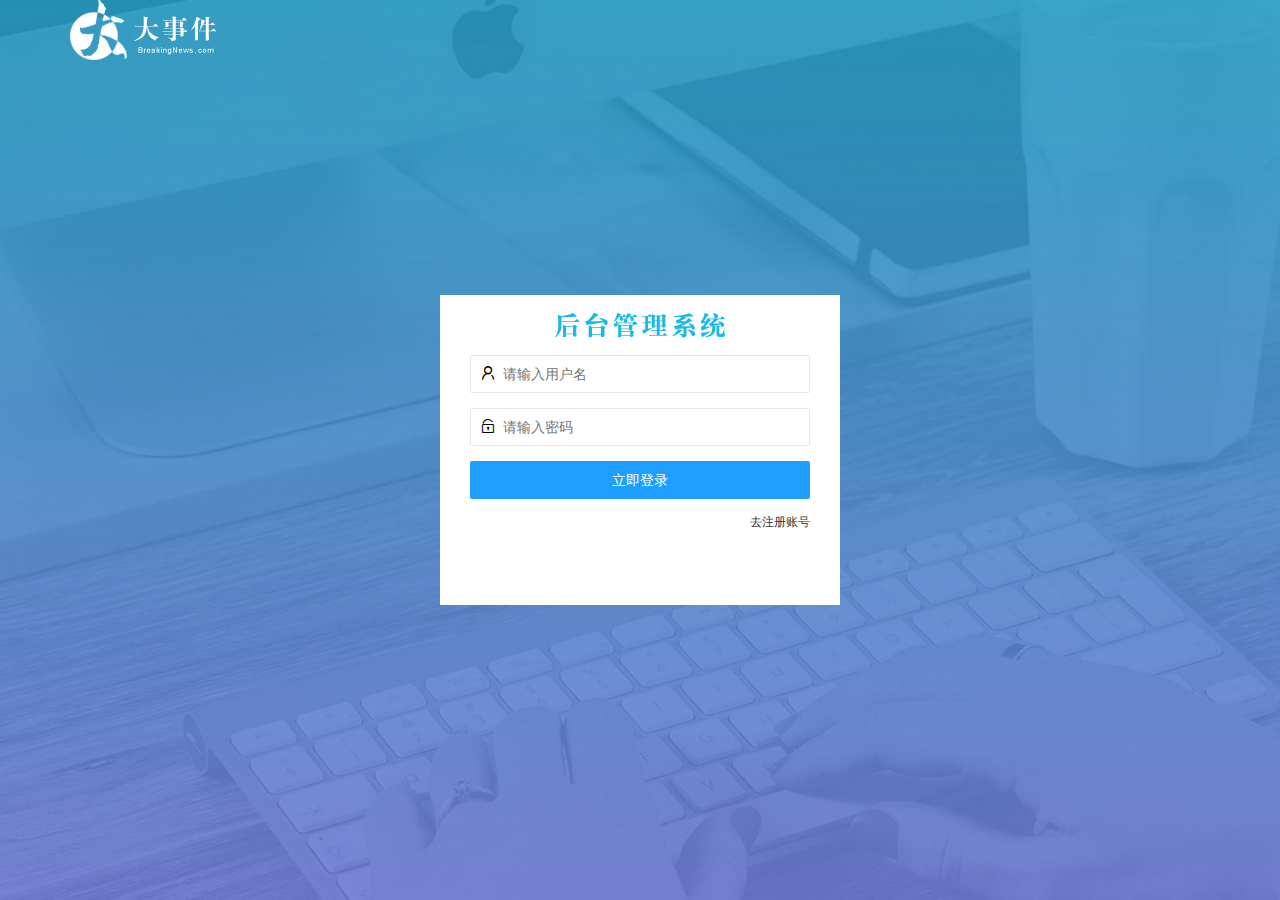
<file: login.html>
<!DOCTYPE html>
<html>
	<head>
		<meta charset="utf-8">
		<title>大事件/登录/注册</title>
		<link rel="stylesheet" type="text/css" href="assets/lib/layui/css/layui.css">
		<link rel="stylesheet" href="/assets/lib/cropper/cropper.css" />
		<link rel="stylesheet" type="text/css" href="assets/css/login.css" />
	</head>
	<body>
		<!-- 头部logo区域-->
		<div class="layui-main">
			<img src="assets/images/logo.png" alt="">
		</div>
		<!-- 登录注册区域 -->
		<div class="loginAndRegBox" >
			<div class="title_box"></div>
			<!-- 登录的界面 -->
			<div class="login-box">
				<!-- 登录的表单 -->
				<form class="layui-form" id="form_login">
					<!-- 用户名 -->
					<div class="layui-form-item">
						<i class="layui-icon layui-icon-username"></i>
						<input type="text" name="username" required lay-verify="required" placeholder="请输入用户名" autocomplete="off" class="layui-input">
					</div>
					<!-- 密码 -->
					<div class="layui-form-item">
						<i class="layui-icon layui-icon-password"></i>
						<input type="password" name="password" required lay-verify="required|pwd" placeholder="请输入密码" autocomplete="off"
						 class="layui-input">
					</div>
					<!-- 登录按钮 -->
					<div class="layui-form-item">
						<button class="layui-btn layui-btn-fluid layui-btn-normal" lay-submit>立即登录</button>
					</div>
					<div class="layui-form-item links">
						<a href="javascript:;" id="link_reg">去注册账号</a>
					</div>
				</form>
			</div>
			<!-- 注册的界面 -->
			<div class="reg-box">
				<!-- 注册的表单 -->
				<form class="layui-form" id="form_reg">
					<!-- 用户名 -->
					<div class="layui-form-item">
						<i class="layui-icon layui-icon-username"></i>
						<input type="text" name="username" required lay-verify="required" placeholder="请输入用户名" autocomplete="off" class="layui-input">
					</div>
					<!-- 密码 -->
					<div class="layui-form-item">
						<i class="layui-icon layui-icon-password"></i>
						<input type="password" name="password" required lay-verify="required|pwd" placeholder="请输入密码" autocomplete="off"
						 class="layui-input">
					</div>
					<!-- 密码 确认-->
					<div class="layui-form-item">
						<i class="layui-icon layui-icon-password"></i>
						<input type="password" name="rpassword" required lay-verify="required|pwd|rpwd" placeholder="再次确认密码" autocomplete="off"
						 class="layui-input">
					</div>
					<!-- 注册按钮 -->
					<div class="layui-form-item">
						<button class="layui-btn layui-btn-fluid layui-btn-normal" lay-submit>注册</button>
					</div>
					<div class="layui-form-item links">
						<a href="javascript:;" id="link_login">去登录</a>
					</div>
				</form>
			</div>
		</div>
	</body>
	<!-- 导入layui -->
	<script src="assets/lib/layui/layui.all.js"></script>
	<!-- 导入JQ -->
	<script src="assets/lib/jquery.js"></script>
	<!-- 导入自己封装的baseAPI -->
	<script src="assets/js/baseAPI.js"></script>
	<!-- 导入自己的JS -->
	<script src="assets/js/login.js"></script>
</html>
</file>
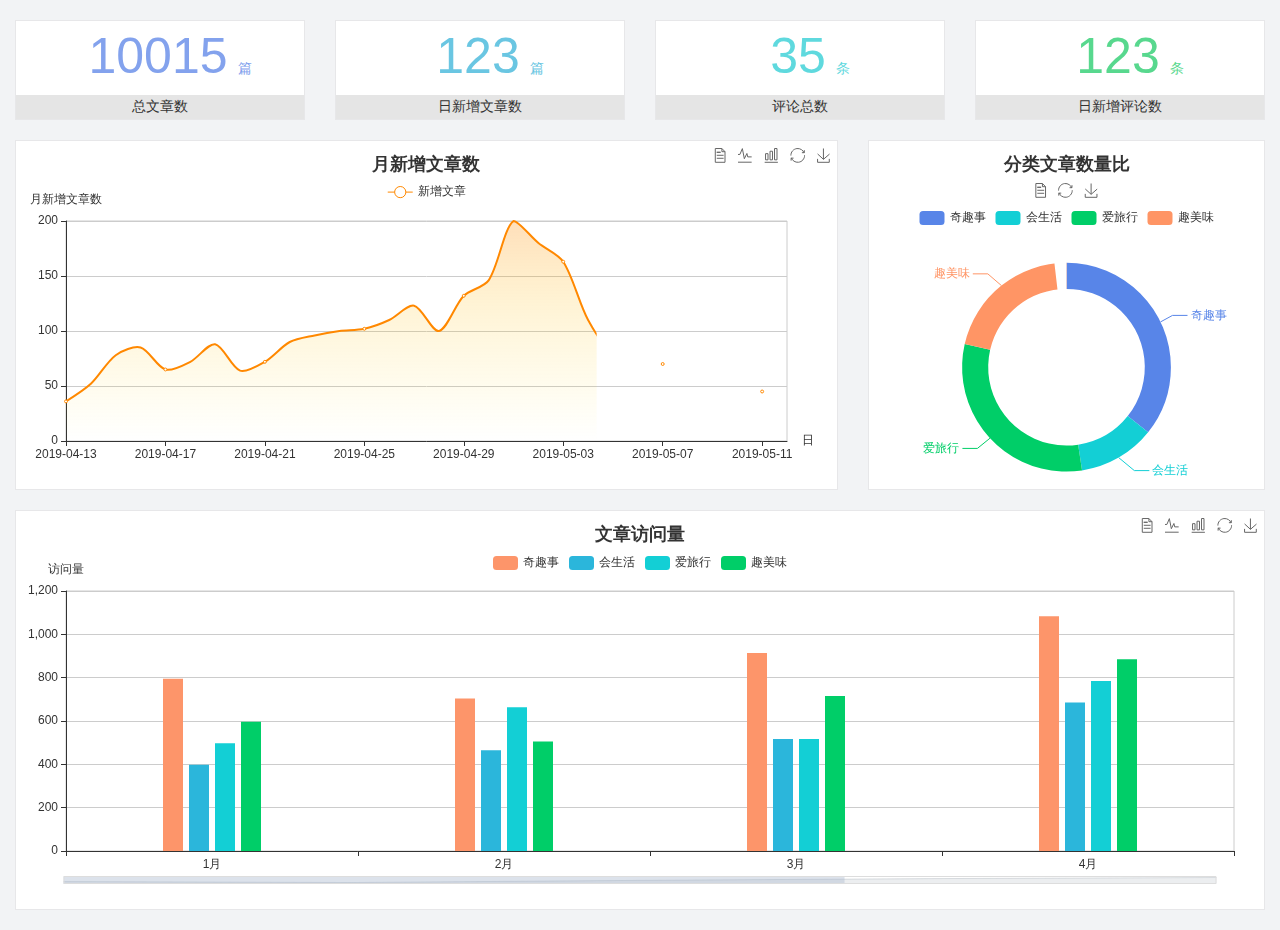
<file: home/dashboard.html>
<!DOCTYPE html>
<html lang="en">

<head>
  <meta charset="UTF-8">
  <meta name="viewport" content="width=device-width, initial-scale=1.0">
  <meta http-equiv="X-UA-Compatible" content="ie=edge">
  <title>图表统计</title>
  <link rel="stylesheet" href="../../assets/lib/bootstrap.css" />
  <link rel="stylesheet" href="../../assets/lib/main.css" />
  <script src="../../assets/lib/jquery.js"></script>
  <script type="text/javascript" src="../../assets/lib/echarts.min.js"></script>
</head>

<body>
  <div class="container-fluid">
    <div class="row spannel_list">
      <div class="col-sm-3 col-xs-6">
        <div class="spannel">
          <em>10015</em><span>篇</span>
          <b>总文章数</b>
        </div>
      </div>
      <div class="col-sm-3 col-xs-6">
        <div class="spannel scolor01">
          <em>123</em><span>篇</span>
          <b>日新增文章数</b>
        </div>
      </div>
      <div class="col-sm-3 col-xs-6">
        <div class="spannel scolor02">
          <em>35</em><span>条</span>
          <b>评论总数</b>
        </div>
      </div>
      <div class="col-sm-3 col-xs-6">
        <div class="spannel scolor03">
          <em>123</em><span>条</span>
          <b>日新增评论数</b>
        </div>
      </div>
    </div>
  </div>

  <div class="container-fluid">
    <div class="row curve-pie">
      <div class="col-lg-8 col-md-8">
        <div class="gragh_pannel" id="curve_show"></div>
      </div>
      <div class="col-lg-4 col-md-4">
        <div class="gragh_pannel" id="pie_show"></div>
      </div>
    </div>
  </div>

  <div class="container-fluid">
    <div class="column_pannel" id="column_show"></div>
  </div>

  <script>
    var oChart = echarts.init(document.getElementById('curve_show'));
    var aList_all = [
      { 'count': 36, 'date': '2019-04-13' },
      { 'count': 52, 'date': '2019-04-14' },
      { 'count': 78, 'date': '2019-04-15' },
      { 'count': 85, 'date': '2019-04-16' },
      { 'count': 65, 'date': '2019-04-17' },
      { 'count': 72, 'date': '2019-04-18' },
      { 'count': 88, 'date': '2019-04-19' },
      { 'count': 64, 'date': '2019-04-20' },
      { 'count': 72, 'date': '2019-04-21' },
      { 'count': 90, 'date': '2019-04-22' },
      { 'count': 96, 'date': '2019-04-23' },
      { 'count': 100, 'date': '2019-04-24' },
      { 'count': 102, 'date': '2019-04-25' },
      { 'count': 110, 'date': '2019-04-26' },
      { 'count': 123, 'date': '2019-04-27' },
      { 'count': 100, 'date': '2019-04-28' },
      { 'count': 132, 'date': '2019-04-29' },
      { 'count': 146, 'date': '2019-04-30' },
      { 'count': 200, 'date': '2019-05-01' },
      { 'count': 180, 'date': '2019-05-02' },
      { 'count': 163, 'date': '2019-05-03' },
      { 'count': 110, 'date': '2019-05-04' },
      { 'count': 80, 'date': '2019-05-05' },
      { 'count': 82, 'date': '2019-05-06' },
      { 'count': 70, 'date': '2019-05-07' },
      { 'count': 65, 'date': '2019-05-08' },
      { 'count': 54, 'date': '2019-05-09' },
      { 'count': 40, 'date': '2019-05-10' },
      { 'count': 45, 'date': '2019-05-11' },
      { 'count': 38, 'date': '2019-05-12' },
    ];

    let aCount = [];
    let aDate = [];

    for (var i = 0; i < aList_all.length; i++) {
      aCount.push(aList_all[i].count);
      aDate.push(aList_all[i].date);
    }

    var chartopt = {
      title: {
        text: '月新增文章数',
        left: 'center',
        top: '10'
      },
      tooltip: {
        trigger: 'axis'
      },
      legend: {
        data: ['新增文章'],
        top: '40'
      },
      toolbox: {
        show: true,
        feature: {
          mark: { show: true },
          dataView: { show: true, readOnly: false },
          magicType: { show: true, type: ['line', 'bar'] },
          restore: { show: true },
          saveAsImage: { show: true }
        }
      },
      calculable: true,
      xAxis: [
        {
          name: '日',
          type: 'category',
          boundaryGap: false,
          data: aDate
        }
      ],
      yAxis: [
        {
          name: '月新增文章数',
          type: 'value'
        }
      ],
      series: [
        {
          name: '新增文章',
          type: 'line',
          smooth: true,
          itemStyle: { normal: { areaStyle: { type: 'default' }, color: '#f80' }, lineStyle: { color: '#f80' } },
          data: aCount
        }],
      areaStyle: {
        normal: {
          color: new echarts.graphic.LinearGradient(0, 0, 0, 1, [{
            offset: 0,
            color: 'rgba(255,136,0,0.39)'
          }, {
            offset: .34,
            color: 'rgba(255,180,0,0.25)'
          }, {
            offset: 1,
            color: 'rgba(255,222,0,0.00)'
          }])

        }
      },
      grid: {
        show: true,
        x: 50,
        x2: 50,
        y: 80,
        height: 220
      }
    };

    oChart.setOption(chartopt);


    var oPie = echarts.init(document.getElementById('pie_show'));
    var oPieopt =
    {
      title: {
        top: 10,
        text: '分类文章数量比',
        x: 'center'
      },
      tooltip: {
        trigger: 'item',
        formatter: "{a} <br/>{b} : {c} ({d}%)"
      },
      color: ['#5885e8', '#13cfd5', '#00ce68', '#ff9565'],
      legend: {
        x: 'center',
        top: 65,
        data: ['奇趣事', '会生活', '爱旅行', '趣美味']
      },
      toolbox: {
        show: true,
        x: 'center',
        top: 35,
        feature: {
          mark: { show: true },
          dataView: { show: true, readOnly: false },
          magicType: {
            show: true,
            type: ['pie', 'funnel'],
            option: {
              funnel: {
                x: '25%',
                width: '50%',
                funnelAlign: 'left',
                max: 1548
              }
            }
          },
          restore: { show: true },
          saveAsImage: { show: true }
        }
      },
      calculable: true,
      series: [
        {
          name: '访问来源',
          type: 'pie',
          radius: ['45%', '60%'],
          center: ['50%', '65%'],
          data: [
            { value: 300, name: '奇趣事' },
            { value: 100, name: '会生活' },
            { value: 260, name: '爱旅行' },
            { value: 180, name: '趣美味' }
          ]
        }
      ]
    };
    oPie.setOption(oPieopt);



    var oColumn = this.echarts.init(document.getElementById('column_show'));
    var oColumnopt =
    {
      title: {
        text: '文章访问量',
        left: 'center',
        top: '10'
      },
      tooltip: {
        trigger: 'axis'
      },
      legend: {
        data: ['奇趣事', '会生活', '爱旅行', '趣美味'],
        top: '40'
      },
      toolbox: {
        show: true,
        feature: {
          mark: { show: true },
          dataView: { show: true, readOnly: false },
          magicType: { show: true, type: ['line', 'bar'] },
          restore: { show: true },
          saveAsImage: { show: true }
        }
      },
      calculable: true,
      xAxis: [
        {
          type: 'category',
          data: ['1月', '2月', '3月', '4月', '5月']
        }
      ],
      yAxis: [
        {
          name: '访问量',
          type: 'value'
        }
      ],
      series: [
        {
          name: '奇趣事',
          type: 'bar',
          barWidth: 20,
          itemStyle: {
            normal: { areaStyle: { type: 'default' }, color: '#fd956a' }
          },
          data: [800, 708, 920, 1090, 1200]
        },
        {
          name: '会生活',
          type: 'bar',
          barWidth: 20,
          itemStyle: {
            normal: { areaStyle: { type: 'default' }, color: '#2bb6db' }
          },
          data: [400, 468, 520, 690, 800]
        },
        {
          name: '爱旅行',
          type: 'bar',
          barWidth: 20,
          itemStyle: {
            normal: { areaStyle: { type: 'default' }, color: '#13cfd5' }
          },
          data: [500, 668, 520, 790, 900]
        },
        {
          name: '趣美味',
          type: 'bar',
          barWidth: 20,
          itemStyle: {
            normal: { areaStyle: { type: 'default' }, color: '#00ce68' }
          },
          data: [600, 508, 720, 890, 1000]
        }
      ],
      grid: {
        show: true,
        x: 50,
        x2: 30,
        y: 80,
        height: 260
      },
      dataZoom: [//给x轴设置滚动条
        {
          start: 0,//默认为0
          end: 100 - 1000 / 31,//默认为100
          type: 'slider',
          show: true,
          xAxisIndex: [0],
          handleSize: 0,//滑动条的 左右2个滑动条的大小
          height: 8,//组件高度
          left: 45, //左边的距离
          right: 50,//右边的距离
          bottom: 26,//右边的距离
          handleColor: '#ddd',//h滑动图标的颜色
          handleStyle: {
            borderColor: "#cacaca",
            borderWidth: "1",
            shadowBlur: 2,
            background: "#ddd",
            shadowColor: "#ddd",
          }
        }]
    };
    oColumn.setOption(oColumnopt);
  </script>
</body>

</html>
</file>
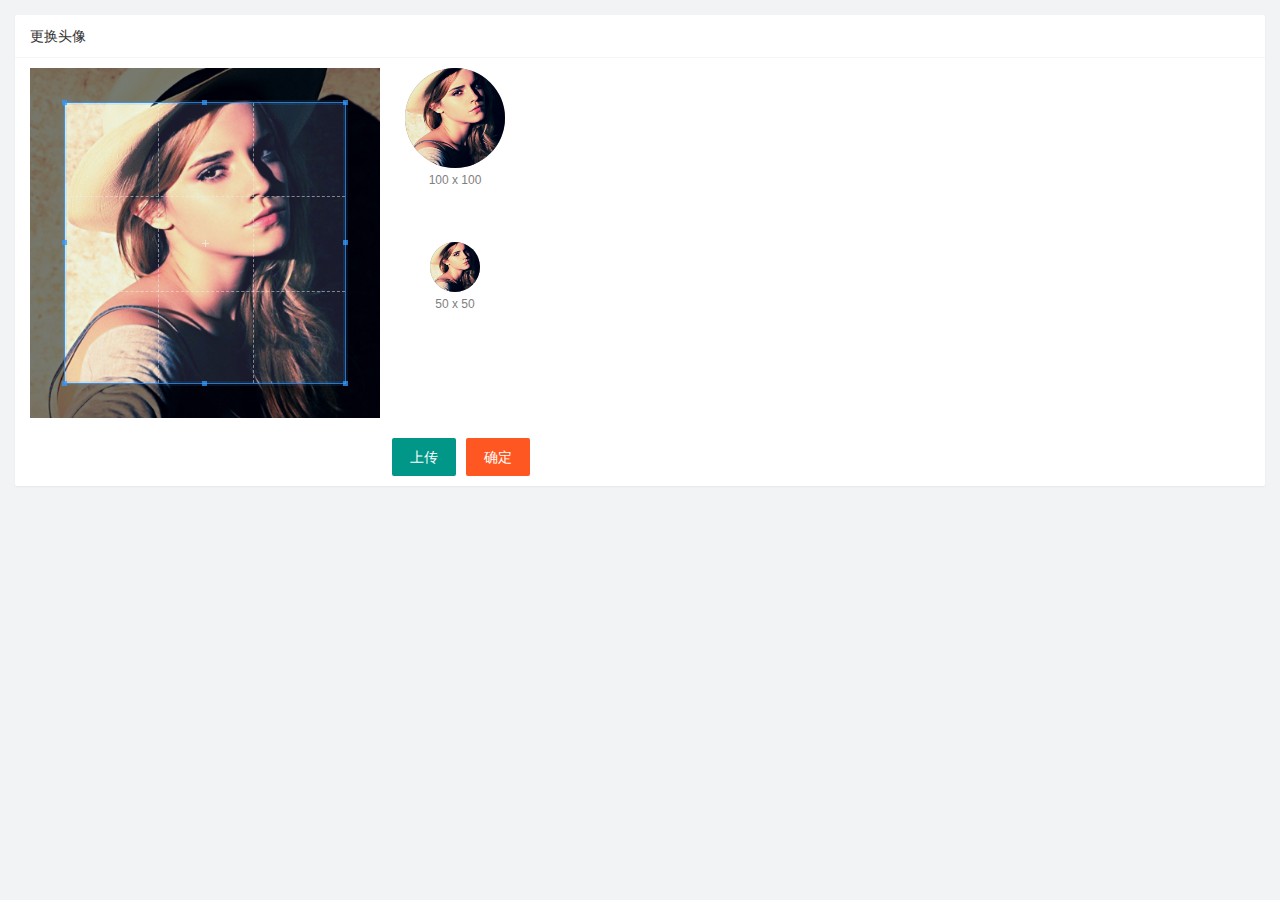
<file: user/user_avatar.html>
<!DOCTYPE html>
<html lang="en">

<head>
    <meta charset="UTF-8">
    <meta name="viewport" content="width=device-width, initial-scale=1.0">
    <title>Document</title>
    <link rel="stylesheet" href="/assets/lib/layui/css/layui.css">
    <link rel="stylesheet" href="/assets/lib/cropper/cropper.css">
    <link rel="stylesheet" href="/assets/css/user/user_avatar.css">
</head>

<body>
    <div class="layui-card">
        <div class="layui-card-header">更换头像</div>
        <div class="layui-card-body">
            <!-- 第一行的图片裁剪和预览区域 -->
            <div class="row1">
                <!-- 图片裁剪区域 -->
                <div class="cropper-box">
                    <!-- 这个 img 标签很重要，将来会把它初始化为裁剪区域 -->
                    <img id="image" src="/assets/images/sample.jpg" />
                </div>
                <!-- 图片的预览区域 -->
                <div class="preview-box">
                    <div>
                        <!-- 宽高为 100px 的预览区域 -->
                        <div class="img-preview w100"></div>
                        <p class="size">100 x 100</p>
                    </div>
                    <div>
                        <!-- 宽高为 50px 的预览区域 -->
                        <div class="img-preview w50"></div>
                        <p class="size">50 x 50</p>
                    </div>
                </div>
            </div>

            <!-- 第二行的按钮区域 -->
            <div class="row2">
                <!-- 通过 accept 属性来设置用户选择什么类型的文件 -->
                <input type="file" id="file" accept="image/png,image/jpeg"> 
                <button type="button" class="layui-btn" id="btnC">上传</button>
                <button type="button" class="layui-btn layui-btn-danger" id="btnUpload">确定</button>
            </div>
        </div>
        <script src="/assets/lib/layui/layui.all.js"></script>
        <script src="/assets/lib/jquery.js"></script>
        <script src="/assets/lib/cropper/Cropper.js"></script>
        <script src="/assets/lib/cropper/jquery-cropper.js"></script>
        <script src="/assets/js/baseAPI.js"></script>
        <script src="/assets/js/user_avatar.js"></script>

</body>

</html>
</file>
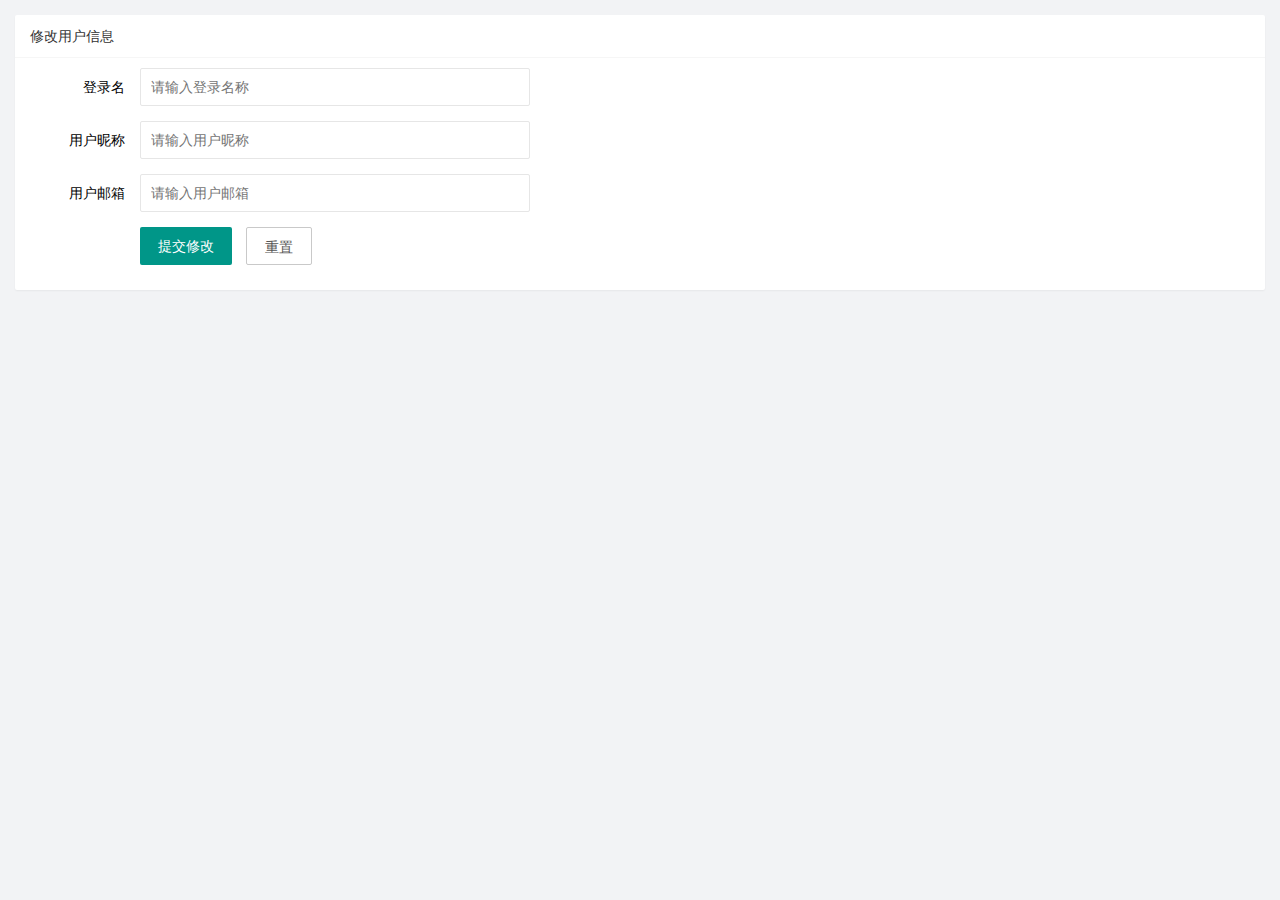
<file: user/user_info.html>
<!DOCTYPE html>
<html lang="en">

<head>
    <meta charset="UTF-8">
    <meta name="viewport" content="width=device-width, initial-scale=1.0">
    <title>Document</title>
    <!-- 导入layui的样式 -->
    <link rel="stylesheet" href="/assets/lib/layui/css/layui.css">
    <!-- 导入自己的样式 -->
    <link rel="stylesheet" href="/assets/css/user/user_info.css">

</head>

<body>
    <div class="layui-card">
        <div class="layui-card-header">修改用户信息</div>
        <div class="layui-card-body">
            <!-- form表单区域-->
            <form class="layui-form" lay-filter="formUserInfo">
                <!-- 这是隐藏区域 -->
                <input type="hidden" name="id" value="">
                <div class="layui-form-item">
                    <label class="layui-form-label">登录名</label>
                    <div class="layui-input-block">
                        <input type="text" name="username" required lay-verify="required" placeholder="请输入登录名称"
                            autocomplete="off" class="layui-input" readonly>
                    </div>
                </div>
                <div class="layui-form-item">
                    <label class="layui-form-label">用户昵称</label>
                    <div class="layui-input-block">
                        <input type="text" name="nickname" required lay-verify="required|nickname" placeholder="请输入用户昵称"
                            autocomplete="off" class="layui-input">
                    </div>
                </div>
                <div class="layui-form-item">
                    <label class="layui-form-label">用户邮箱</label>
                    <div class="layui-input-block">
                        <input type="text" name="email" required lay-verify="required|email" placeholder="请输入用户邮箱"
                            autocomplete="off" class="layui-input">
                    </div>
                </div>
                <div class="layui-form-item">
                    <div class="layui-input-block">
                        <button class="layui-btn" lay-submit lay-filter="formDemo">提交修改</button>
                        <button type="reset" id="btnReset" class="layui-btn layui-btn-primary">重置</button>
                    </div>
                </div>
            </form>
        </div>
    </div>
    <!-- 导入layui的JS -->
    <script src="/assets/lib/layui/layui.all.js"></script>
    <!-- 导入JQ -->
    <script src="/assets/lib/jquery.js"></script>
    <!-- 导入baseAPI -->
    <script src="/assets/js/baseAPI.js"></script>
    <!-- 导入自己的js -->
    <script src="/assets/js/user_info.js"></script>
</body>

</html>
</file>
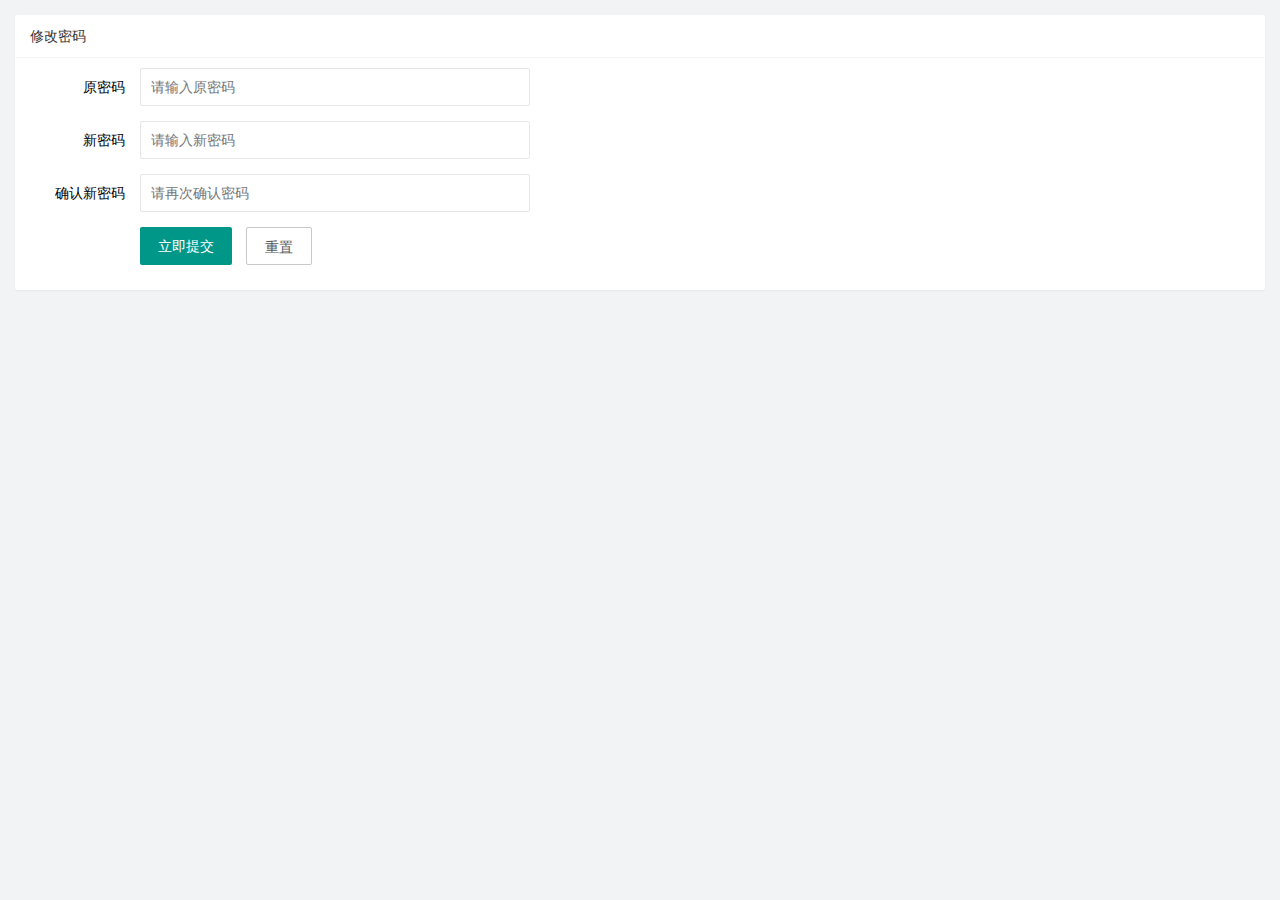
<file: user/user_pwd.html>
<!DOCTYPE html>
<html lang="en">
<head>
  <meta charset="UTF-8">
  <meta name="viewport" content="width=device-width, initial-scale=1.0">
  <title>Document</title>
  <link rel="stylesheet" href="/assets/lib/layui/css/layui.css">
  <link rel="stylesheet" href="/assets/css/user/uesr_pwd.css">
</head>
<body>
  <div class="layui-card">
    <div class="layui-card-header">修改密码</div>
    <div class="layui-card-body">
      <form class="layui-form" action="">
        <div class="layui-form-item">
          <label class="layui-form-label">原密码</label>
          <div class="layui-input-block">
            <input type="password" name="oldPwd" required  lay-verify="required|pwd" placeholder="请输入原密码" autocomplete="off" class="layui-input">
          </div>
        </div>
        <div class="layui-form-item">
          <label class="layui-form-label">新密码</label>
          <div class="layui-input-block">
            <input type="password" name="newPwd" required  lay-verify="required|pwd|samePwd" placeholder="请输入新密码" autocomplete="off" class="layui-input">
          </div>
        </div>
        <div class="layui-form-item">
          <label class="layui-form-label">确认新密码</label>
          <div class="layui-input-block">
            <input type="password" name="rePwd" required  lay-verify="required|pwd|rePwd" placeholder="请再次确认密码" autocomplete="off" class="layui-input">
          </div>
        </div>
        <div class="layui-form-item">
          <div class="layui-input-block">
            <button class="layui-btn" lay-submit lay-filter="formDemo">立即提交</button>
            <button type="reset" class="layui-btn layui-btn-primary">重置</button>
          </div>
        </div>
      </form>
    </div>
  </div>
  	<!-- 导入layui 的JS -->
		<script src="/assets/lib/layui/layui.all.js"></script>
		<!-- 导入JQuery -->
		<script src="/assets/lib/jquery.js"></script>
    <script src="/assets/js/baseAPI.js"></script>
    <!-- 导入自己的JS -->
    <script src="/assets/js/user_password.js"></script>
</body>
</html>
</file>
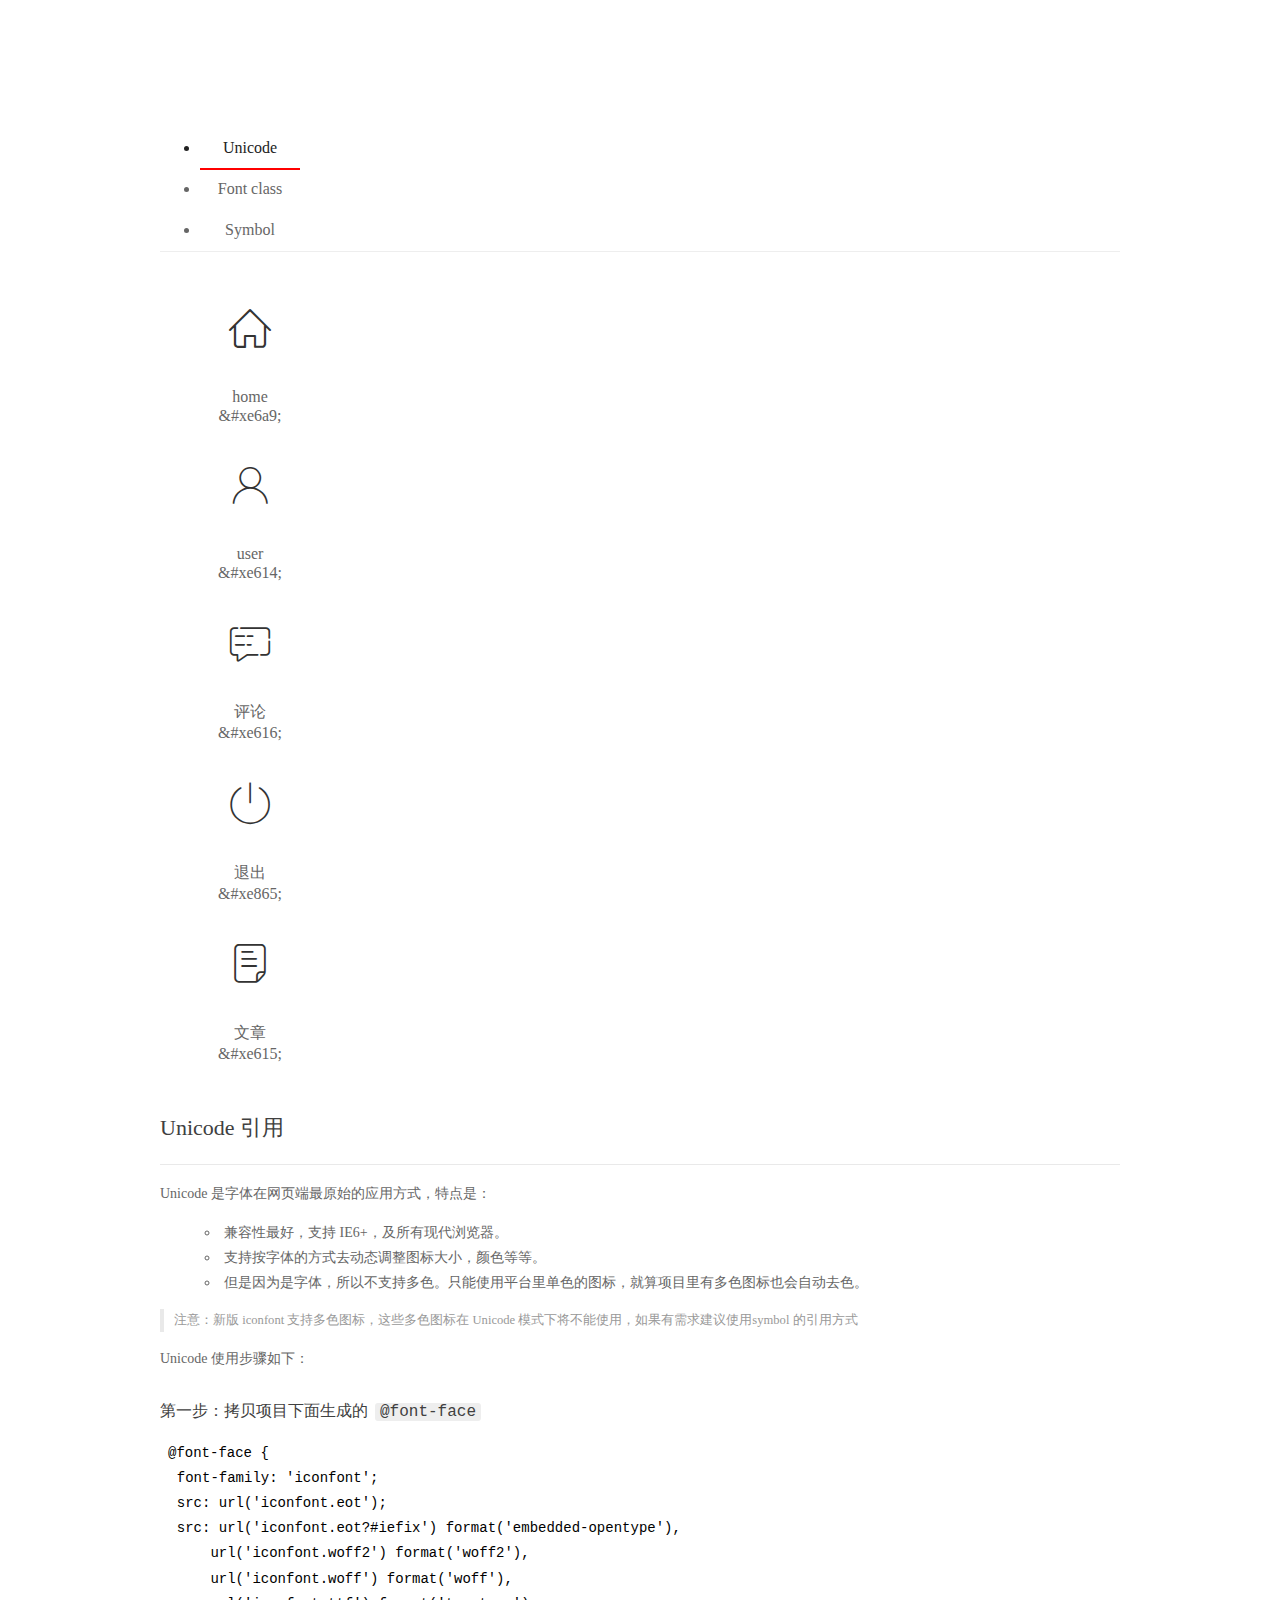
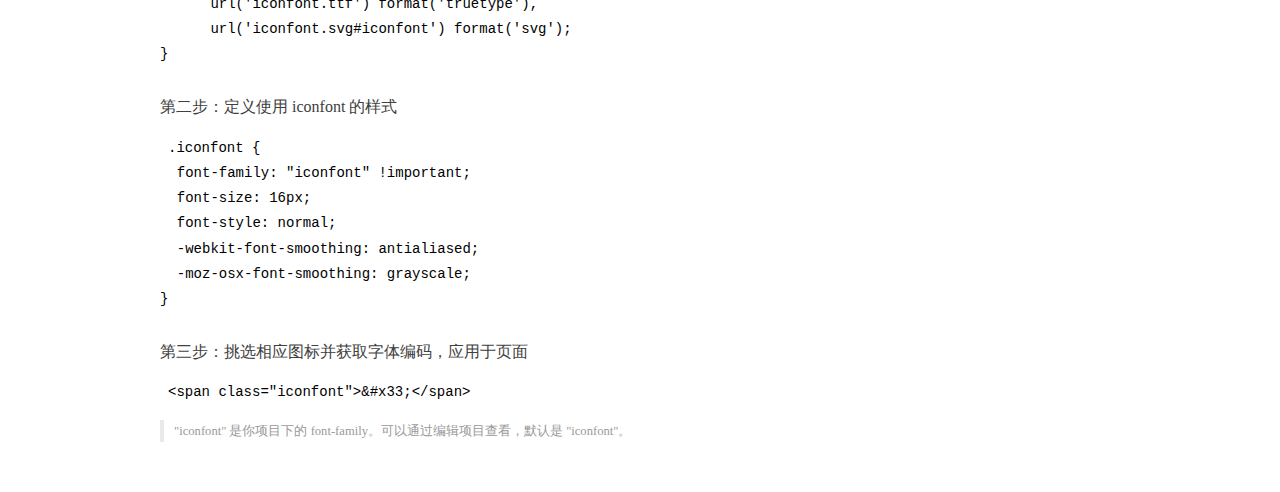
<file: assets/fonts/demo_index.html>
<!DOCTYPE html>
<html>
<head>
  <meta charset="utf-8"/>
  <title>IconFont Demo</title>
  <link rel="shortcut icon" href="https://gtms04.alicdn.com/tps/i4/TB1_oz6GVXXXXaFXpXXJDFnIXXX-64-64.ico" type="image/x-icon"/>
  <link rel="stylesheet" href="https://g.alicdn.com/thx/cube/1.3.2/cube.min.css">
  <link rel="stylesheet" href="demo.css">
  <link rel="stylesheet" href="iconfont.css">
  <script src="iconfont.js"></script>
  <!-- jQuery -->
  <script src="https://a1.alicdn.com/oss/uploads/2018/12/26/7bfddb60-08e8-11e9-9b04-53e73bb6408b.js"></script>
  <!-- 代码高亮 -->
  <script src="https://a1.alicdn.com/oss/uploads/2018/12/26/a3f714d0-08e6-11e9-8a15-ebf944d7534c.js"></script>
</head>
<body>
  <div class="main">
    <h1 class="logo"><a href="https://www.iconfont.cn/" title="iconfont 首页" target="_blank">&#xe86b;</a></h1>
    <div class="nav-tabs">
      <ul id="tabs" class="dib-box">
        <li class="dib active"><span>Unicode</span></li>
        <li class="dib"><span>Font class</span></li>
        <li class="dib"><span>Symbol</span></li>
      </ul>
      
    </div>
    <div class="tab-container">
      <div class="content unicode" style="display: block;">
          <ul class="icon_lists dib-box">
          
            <li class="dib">
              <span class="icon iconfont">&#xe6a9;</span>
                <div class="name">home</div>
                <div class="code-name">&amp;#xe6a9;</div>
              </li>
          
            <li class="dib">
              <span class="icon iconfont">&#xe614;</span>
                <div class="name">user</div>
                <div class="code-name">&amp;#xe614;</div>
              </li>
          
            <li class="dib">
              <span class="icon iconfont">&#xe616;</span>
                <div class="name">评论</div>
                <div class="code-name">&amp;#xe616;</div>
              </li>
          
            <li class="dib">
              <span class="icon iconfont">&#xe865;</span>
                <div class="name">退出</div>
                <div class="code-name">&amp;#xe865;</div>
              </li>
          
            <li class="dib">
              <span class="icon iconfont">&#xe615;</span>
                <div class="name">文章</div>
                <div class="code-name">&amp;#xe615;</div>
              </li>
          
          </ul>
          <div class="article markdown">
          <h2 id="unicode-">Unicode 引用</h2>
          <hr>

          <p>Unicode 是字体在网页端最原始的应用方式，特点是：</p>
          <ul>
            <li>兼容性最好，支持 IE6+，及所有现代浏览器。</li>
            <li>支持按字体的方式去动态调整图标大小，颜色等等。</li>
            <li>但是因为是字体，所以不支持多色。只能使用平台里单色的图标，就算项目里有多色图标也会自动去色。</li>
          </ul>
          <blockquote>
            <p>注意：新版 iconfont 支持多色图标，这些多色图标在 Unicode 模式下将不能使用，如果有需求建议使用symbol 的引用方式</p>
          </blockquote>
          <p>Unicode 使用步骤如下：</p>
          <h3 id="-font-face">第一步：拷贝项目下面生成的 <code>@font-face</code></h3>
<pre><code class="language-css"
>@font-face {
  font-family: 'iconfont';
  src: url('iconfont.eot');
  src: url('iconfont.eot?#iefix') format('embedded-opentype'),
      url('iconfont.woff2') format('woff2'),
      url('iconfont.woff') format('woff'),
      url('iconfont.ttf') format('truetype'),
      url('iconfont.svg#iconfont') format('svg');
}
</code></pre>
          <h3 id="-iconfont-">第二步：定义使用 iconfont 的样式</h3>
<pre><code class="language-css"
>.iconfont {
  font-family: "iconfont" !important;
  font-size: 16px;
  font-style: normal;
  -webkit-font-smoothing: antialiased;
  -moz-osx-font-smoothing: grayscale;
}
</code></pre>
          <h3 id="-">第三步：挑选相应图标并获取字体编码，应用于页面</h3>
<pre>
<code class="language-html"
>&lt;span class="iconfont"&gt;&amp;#x33;&lt;/span&gt;
</code></pre>
          <blockquote>
            <p>"iconfont" 是你项目下的 font-family。可以通过编辑项目查看，默认是 "iconfont"。</p>
          </blockquote>
          </div>
      </div>
      <div class="content font-class">
        <ul class="icon_lists dib-box">
          
          <li class="dib">
            <span class="icon iconfont icon-home"></span>
            <div class="name">
              home
            </div>
            <div class="code-name">.icon-home
            </div>
          </li>
          
          <li class="dib">
            <span class="icon iconfont icon-user"></span>
            <div class="name">
              user
            </div>
            <div class="code-name">.icon-user
            </div>
          </li>
          
          <li class="dib">
            <span class="icon iconfont icon-pinglun"></span>
            <div class="name">
              评论
            </div>
            <div class="code-name">.icon-pinglun
            </div>
          </li>
          
          <li class="dib">
            <span class="icon iconfont icon-tuichu"></span>
            <div class="name">
              退出
            </div>
            <div class="code-name">.icon-tuichu
            </div>
          </li>
          
          <li class="dib">
            <span class="icon iconfont icon-16"></span>
            <div class="name">
              文章
            </div>
            <div class="code-name">.icon-16
            </div>
          </li>
          
        </ul>
        <div class="article markdown">
        <h2 id="font-class-">font-class 引用</h2>
        <hr>

        <p>font-class 是 Unicode 使用方式的一种变种，主要是解决 Unicode 书写不直观，语意不明确的问题。</p>
        <p>与 Unicode 使用方式相比，具有如下特点：</p>
        <ul>
          <li>兼容性良好，支持 IE8+，及所有现代浏览器。</li>
          <li>相比于 Unicode 语意明确，书写更直观。可以很容易分辨这个 icon 是什么。</li>
          <li>因为使用 class 来定义图标，所以当要替换图标时，只需要修改 class 里面的 Unicode 引用。</li>
          <li>不过因为本质上还是使用的字体，所以多色图标还是不支持的。</li>
        </ul>
        <p>使用步骤如下：</p>
        <h3 id="-fontclass-">第一步：引入项目下面生成的 fontclass 代码：</h3>
<pre><code class="language-html">&lt;link rel="stylesheet" href="./iconfont.css"&gt;
</code></pre>
        <h3 id="-">第二步：挑选相应图标并获取类名，应用于页面：</h3>
<pre><code class="language-html">&lt;span class="iconfont icon-xxx"&gt;&lt;/span&gt;
</code></pre>
        <blockquote>
          <p>"
            iconfont" 是你项目下的 font-family。可以通过编辑项目查看，默认是 "iconfont"。</p>
        </blockquote>
      </div>
      </div>
      <div class="content symbol">
          <ul class="icon_lists dib-box">
          
            <li class="dib">
                <svg class="icon svg-icon" aria-hidden="true">
                  <use xlink:href="#icon-home"></use>
                </svg>
                <div class="name">home</div>
                <div class="code-name">#icon-home</div>
            </li>
          
            <li class="dib">
                <svg class="icon svg-icon" aria-hidden="true">
                  <use xlink:href="#icon-user"></use>
                </svg>
                <div class="name">user</div>
                <div class="code-name">#icon-user</div>
            </li>
          
            <li class="dib">
                <svg class="icon svg-icon" aria-hidden="true">
                  <use xlink:href="#icon-pinglun"></use>
                </svg>
                <div class="name">评论</div>
                <div class="code-name">#icon-pinglun</div>
            </li>
          
            <li class="dib">
                <svg class="icon svg-icon" aria-hidden="true">
                  <use xlink:href="#icon-tuichu"></use>
                </svg>
                <div class="name">退出</div>
                <div class="code-name">#icon-tuichu</div>
            </li>
          
            <li class="dib">
                <svg class="icon svg-icon" aria-hidden="true">
                  <use xlink:href="#icon-16"></use>
                </svg>
                <div class="name">文章</div>
                <div class="code-name">#icon-16</div>
            </li>
          
          </ul>
          <div class="article markdown">
          <h2 id="symbol-">Symbol 引用</h2>
          <hr>

          <p>这是一种全新的使用方式，应该说这才是未来的主流，也是平台目前推荐的用法。相关介绍可以参考这篇<a href="">文章</a>
            这种用法其实是做了一个 SVG 的集合，与另外两种相比具有如下特点：</p>
          <ul>
            <li>支持多色图标了，不再受单色限制。</li>
            <li>通过一些技巧，支持像字体那样，通过 <code>font-size</code>, <code>color</code> 来调整样式。</li>
            <li>兼容性较差，支持 IE9+，及现代浏览器。</li>
            <li>浏览器渲染 SVG 的性能一般，还不如 png。</li>
          </ul>
          <p>使用步骤如下：</p>
          <h3 id="-symbol-">第一步：引入项目下面生成的 symbol 代码：</h3>
<pre><code class="language-html">&lt;script src="./iconfont.js"&gt;&lt;/script&gt;
</code></pre>
          <h3 id="-css-">第二步：加入通用 CSS 代码（引入一次就行）：</h3>
<pre><code class="language-html">&lt;style&gt;
.icon {
  width: 1em;
  height: 1em;
  vertical-align: -0.15em;
  fill: currentColor;
  overflow: hidden;
}
&lt;/style&gt;
</code></pre>
          <h3 id="-">第三步：挑选相应图标并获取类名，应用于页面：</h3>
<pre><code class="language-html">&lt;svg class="icon" aria-hidden="true"&gt;
  &lt;use xlink:href="#icon-xxx"&gt;&lt;/use&gt;
&lt;/svg&gt;
</code></pre>
          </div>
      </div>

    </div>
  </div>
  <script>
  $(document).ready(function () {
      $('.tab-container .content:first').show()

      $('#tabs li').click(function (e) {
        var tabContent = $('.tab-container .content')
        var index = $(this).index()

        if ($(this).hasClass('active')) {
          return
        } else {
          $('#tabs li').removeClass('active')
          $(this).addClass('active')

          tabContent.hide().eq(index).fadeIn()
        }
      })
    })
  </script>
</body>
</html>
</file>
<file: assets/lib/layui/css/layui.css>
/** layui-v2.5.5 MIT License By https://www.layui.com */
 .layui-inline,img{display:inline-block;vertical-align:middle}h1,h2,h3,h4,h5,h6{font-weight:400}.layui-edge,.layui-header,.layui-inline,.layui-main{position:relative}.layui-body,.layui-edge,.layui-elip{overflow:hidden}.layui-btn,.layui-edge,.layui-inline,img{vertical-align:middle}.layui-btn,.layui-disabled,.layui-icon,.layui-unselect{-moz-user-select:none;-webkit-user-select:none;-ms-user-select:none}.layui-elip,.layui-form-checkbox span,.layui-form-pane .layui-form-label{text-overflow:ellipsis;white-space:nowrap}.layui-breadcrumb,.layui-tree-btnGroup{visibility:hidden}blockquote,body,button,dd,div,dl,dt,form,h1,h2,h3,h4,h5,h6,input,li,ol,p,pre,td,textarea,th,ul{margin:0;padding:0;-webkit-tap-highlight-color:rgba(0,0,0,0)}a:active,a:hover{outline:0}img{border:none}li{list-style:none}table{border-collapse:collapse;border-spacing:0}h4,h5,h6{font-size:100%}button,input,optgroup,option,select,textarea{font-family:inherit;font-size:inherit;font-style:inherit;font-weight:inherit;outline:0}pre{white-space:pre-wrap;white-space:-moz-pre-wrap;white-space:-pre-wrap;white-space:-o-pre-wrap;word-wrap:break-word}body{line-height:24px;font:14px Helvetica Neue,Helvetica,PingFang SC,Tahoma,Arial,sans-serif}hr{height:1px;margin:10px 0;border:0;clear:both}a{color:#333;text-decoration:none}a:hover{color:#777}a cite{font-style:normal;*cursor:pointer}.layui-border-box,.layui-border-box *{box-sizing:border-box}.layui-box,.layui-box *{box-sizing:content-box}.layui-clear{clear:both;*zoom:1}.layui-clear:after{content:'\20';clear:both;*zoom:1;display:block;height:0}.layui-inline{*display:inline;*zoom:1}.layui-edge{display:inline-block;width:0;height:0;border-width:6px;border-style:dashed;border-color:transparent}.layui-edge-top{top:-4px;border-bottom-color:#999;border-bottom-style:solid}.layui-edge-right{border-left-color:#999;border-left-style:solid}.layui-edge-bottom{top:2px;border-top-color:#999;border-top-style:solid}.layui-edge-left{border-right-color:#999;border-right-style:solid}.layui-disabled,.layui-disabled:hover{color:#d2d2d2!important;cursor:not-allowed!important}.layui-circle{border-radius:100%}.layui-show{display:block!important}.layui-hide{display:none!important}@font-face{font-family:layui-icon;src:url(../font/iconfont.eot?v=250);src:url(../font/iconfont.eot?v=250#iefix) format('embedded-opentype'),url(../font/iconfont.woff2?v=250) format('woff2'),url(../font/iconfont.woff?v=250) format('woff'),url(../font/iconfont.ttf?v=250) format('truetype'),url(../font/iconfont.svg?v=250#layui-icon) format('svg')}.layui-icon{font-family:layui-icon!important;font-size:16px;font-style:normal;-webkit-font-smoothing:antialiased;-moz-osx-font-smoothing:grayscale}.layui-icon-reply-fill:before{content:"\e611"}.layui-icon-set-fill:before{content:"\e614"}.layui-icon-menu-fill:before{content:"\e60f"}.layui-icon-search:before{content:"\e615"}.layui-icon-share:before{content:"\e641"}.layui-icon-set-sm:before{content:"\e620"}.layui-icon-engine:before{content:"\e628"}.layui-icon-close:before{content:"\1006"}.layui-icon-close-fill:before{content:"\1007"}.layui-icon-chart-screen:before{content:"\e629"}.layui-icon-star:before{content:"\e600"}.layui-icon-circle-dot:before{content:"\e617"}.layui-icon-chat:before{content:"\e606"}.layui-icon-release:before{content:"\e609"}.layui-icon-list:before{content:"\e60a"}.layui-icon-chart:before{content:"\e62c"}.layui-icon-ok-circle:before{content:"\1005"}.layui-icon-layim-theme:before{content:"\e61b"}.layui-icon-table:before{content:"\e62d"}.layui-icon-right:before{content:"\e602"}.layui-icon-left:before{content:"\e603"}.layui-icon-cart-simple:before{content:"\e698"}.layui-icon-face-cry:before{content:"\e69c"}.layui-icon-face-smile:before{content:"\e6af"}.layui-icon-survey:before{content:"\e6b2"}.layui-icon-tree:before{content:"\e62e"}.layui-icon-upload-circle:before{content:"\e62f"}.layui-icon-add-circle:before{content:"\e61f"}.layui-icon-download-circle:before{content:"\e601"}.layui-icon-templeate-1:before{content:"\e630"}.layui-icon-util:before{content:"\e631"}.layui-icon-face-surprised:before{content:"\e664"}.layui-icon-edit:before{content:"\e642"}.layui-icon-speaker:before{content:"\e645"}.layui-icon-down:before{content:"\e61a"}.layui-icon-file:before{content:"\e621"}.layui-icon-layouts:before{content:"\e632"}.layui-icon-rate-half:before{content:"\e6c9"}.layui-icon-add-circle-fine:before{content:"\e608"}.layui-icon-prev-circle:before{content:"\e633"}.layui-icon-read:before{content:"\e705"}.layui-icon-404:before{content:"\e61c"}.layui-icon-carousel:before{content:"\e634"}.layui-icon-help:before{content:"\e607"}.layui-icon-code-circle:before{content:"\e635"}.layui-icon-water:before{content:"\e636"}.layui-icon-username:before{content:"\e66f"}.layui-icon-find-fill:before{content:"\e670"}.layui-icon-about:before{content:"\e60b"}.layui-icon-location:before{content:"\e715"}.layui-icon-up:before{content:"\e619"}.layui-icon-pause:before{content:"\e651"}.layui-icon-date:before{content:"\e637"}.layui-icon-layim-uploadfile:before{content:"\e61d"}.layui-icon-delete:before{content:"\e640"}.layui-icon-play:before{content:"\e652"}.layui-icon-top:before{content:"\e604"}.layui-icon-friends:before{content:"\e612"}.layui-icon-refresh-3:before{content:"\e9aa"}.layui-icon-ok:before{content:"\e605"}.layui-icon-layer:before{content:"\e638"}.layui-icon-face-smile-fine:before{content:"\e60c"}.layui-icon-dollar:before{content:"\e659"}.layui-icon-group:before{content:"\e613"}.layui-icon-layim-download:before{content:"\e61e"}.layui-icon-picture-fine:before{content:"\e60d"}.layui-icon-link:before{content:"\e64c"}.layui-icon-diamond:before{content:"\e735"}.layui-icon-log:before{content:"\e60e"}.layui-icon-rate-solid:before{content:"\e67a"}.layui-icon-fonts-del:before{content:"\e64f"}.layui-icon-unlink:before{content:"\e64d"}.layui-icon-fonts-clear:before{content:"\e639"}.layui-icon-triangle-r:before{content:"\e623"}.layui-icon-circle:before{content:"\e63f"}.layui-icon-radio:before{content:"\e643"}.layui-icon-align-center:before{content:"\e647"}.layui-icon-align-right:before{content:"\e648"}.layui-icon-align-left:before{content:"\e649"}.layui-icon-loading-1:before{content:"\e63e"}.layui-icon-return:before{content:"\e65c"}.layui-icon-fonts-strong:before{content:"\e62b"}.layui-icon-upload:before{content:"\e67c"}.layui-icon-dialogue:before{content:"\e63a"}.layui-icon-video:before{content:"\e6ed"}.layui-icon-headset:before{content:"\e6fc"}.layui-icon-cellphone-fine:before{content:"\e63b"}.layui-icon-add-1:before{content:"\e654"}.layui-icon-face-smile-b:before{content:"\e650"}.layui-icon-fonts-html:before{content:"\e64b"}.layui-icon-form:before{content:"\e63c"}.layui-icon-cart:before{content:"\e657"}.layui-icon-camera-fill:before{content:"\e65d"}.layui-icon-tabs:before{content:"\e62a"}.layui-icon-fonts-code:before{content:"\e64e"}.layui-icon-fire:before{content:"\e756"}.layui-icon-set:before{content:"\e716"}.layui-icon-fonts-u:before{content:"\e646"}.layui-icon-triangle-d:before{content:"\e625"}.layui-icon-tips:before{content:"\e702"}.layui-icon-picture:before{content:"\e64a"}.layui-icon-more-vertical:before{content:"\e671"}.layui-icon-flag:before{content:"\e66c"}.layui-icon-loading:before{content:"\e63d"}.layui-icon-fonts-i:before{content:"\e644"}.layui-icon-refresh-1:before{content:"\e666"}.layui-icon-rmb:before{content:"\e65e"}.layui-icon-home:before{content:"\e68e"}.layui-icon-user:before{content:"\e770"}.layui-icon-notice:before{content:"\e667"}.layui-icon-login-weibo:before{content:"\e675"}.layui-icon-voice:before{content:"\e688"}.layui-icon-upload-drag:before{content:"\e681"}.layui-icon-login-qq:before{content:"\e676"}.layui-icon-snowflake:before{content:"\e6b1"}.layui-icon-file-b:before{content:"\e655"}.layui-icon-template:before{content:"\e663"}.layui-icon-auz:before{content:"\e672"}.layui-icon-console:before{content:"\e665"}.layui-icon-app:before{content:"\e653"}.layui-icon-prev:before{content:"\e65a"}.layui-icon-website:before{content:"\e7ae"}.layui-icon-next:before{content:"\e65b"}.layui-icon-component:before{content:"\e857"}.layui-icon-more:before{content:"\e65f"}.layui-icon-login-wechat:before{content:"\e677"}.layui-icon-shrink-right:before{content:"\e668"}.layui-icon-spread-left:before{content:"\e66b"}.layui-icon-camera:before{content:"\e660"}.layui-icon-note:before{content:"\e66e"}.layui-icon-refresh:before{content:"\e669"}.layui-icon-female:before{content:"\e661"}.layui-icon-male:before{content:"\e662"}.layui-icon-password:before{content:"\e673"}.layui-icon-senior:before{content:"\e674"}.layui-icon-theme:before{content:"\e66a"}.layui-icon-tread:before{content:"\e6c5"}.layui-icon-praise:before{content:"\e6c6"}.layui-icon-star-fill:before{content:"\e658"}.layui-icon-rate:before{content:"\e67b"}.layui-icon-template-1:before{content:"\e656"}.layui-icon-vercode:before{content:"\e679"}.layui-icon-cellphone:before{content:"\e678"}.layui-icon-screen-full:before{content:"\e622"}.layui-icon-screen-restore:before{content:"\e758"}.layui-icon-cols:before{content:"\e610"}.layui-icon-export:before{content:"\e67d"}.layui-icon-print:before{content:"\e66d"}.layui-icon-slider:before{content:"\e714"}.layui-icon-addition:before{content:"\e624"}.layui-icon-subtraction:before{content:"\e67e"}.layui-icon-service:before{content:"\e626"}.layui-icon-transfer:before{content:"\e691"}.layui-main{width:1140px;margin:0 auto}.layui-header{z-index:1000;height:60px}.layui-header a:hover{transition:all .5s;-webkit-transition:all .5s}.layui-side{position:fixed;left:0;top:0;bottom:0;z-index:999;width:200px;overflow-x:hidden}.layui-side-scroll{position:relative;width:220px;height:100%;overflow-x:hidden}.layui-body{position:absolute;left:200px;right:0;top:0;bottom:0;z-index:998;width:auto;overflow-y:auto;box-sizing:border-box}.layui-layout-body{overflow:hidden}.layui-layout-admin .layui-header{background-color:#23262E}.layui-layout-admin .layui-side{top:60px;width:200px;overflow-x:hidden}.layui-layout-admin .layui-body{position:fixed;top:60px;bottom:44px}.layui-layout-admin .layui-main{width:auto;margin:0 15px}.layui-layout-admin .layui-footer{position:fixed;left:200px;right:0;bottom:0;height:44px;line-height:44px;padding:0 15px;background-color:#eee}.layui-layout-admin .layui-logo{position:absolute;left:0;top:0;width:200px;height:100%;line-height:60px;text-align:center;color:#009688;font-size:16px}.layui-layout-admin .layui-header .layui-nav{background:0 0}.layui-layout-left{position:absolute!important;left:200px;top:0}.layui-layout-right{position:absolute!important;right:0;top:0}.layui-container{position:relative;margin:0 auto;padding:0 15px;box-sizing:border-box}.layui-fluid{position:relative;margin:0 auto;padding:0 15px}.layui-row:after,.layui-row:before{content:'';display:block;clear:both}.layui-col-lg1,.layui-col-lg10,.layui-col-lg11,.layui-col-lg12,.layui-col-lg2,.layui-col-lg3,.layui-col-lg4,.layui-col-lg5,.layui-col-lg6,.layui-col-lg7,.layui-col-lg8,.layui-col-lg9,.layui-col-md1,.layui-col-md10,.layui-col-md11,.layui-col-md12,.layui-col-md2,.layui-col-md3,.layui-col-md4,.layui-col-md5,.layui-col-md6,.layui-col-md7,.layui-col-md8,.layui-col-md9,.layui-col-sm1,.layui-col-sm10,.layui-col-sm11,.layui-col-sm12,.layui-col-sm2,.layui-col-sm3,.layui-col-sm4,.layui-col-sm5,.layui-col-sm6,.layui-col-sm7,.layui-col-sm8,.layui-col-sm9,.layui-col-xs1,.layui-col-xs10,.layui-col-xs11,.layui-col-xs12,.layui-col-xs2,.layui-col-xs3,.layui-col-xs4,.layui-col-xs5,.layui-col-xs6,.layui-col-xs7,.layui-col-xs8,.layui-col-xs9{position:relative;display:block;box-sizing:border-box}.layui-col-xs1,.layui-col-xs10,.layui-col-xs11,.layui-col-xs12,.layui-col-xs2,.layui-col-xs3,.layui-col-xs4,.layui-col-xs5,.layui-col-xs6,.layui-col-xs7,.layui-col-xs8,.layui-col-xs9{float:left}.layui-col-xs1{width:8.33333333%}.layui-col-xs2{width:16.66666667%}.layui-col-xs3{width:25%}.layui-col-xs4{width:33.33333333%}.layui-col-xs5{width:41.66666667%}.layui-col-xs6{width:50%}.layui-col-xs7{width:58.33333333%}.layui-col-xs8{width:66.66666667%}.layui-col-xs9{width:75%}.layui-col-xs10{width:83.33333333%}.layui-col-xs11{width:91.66666667%}.layui-col-xs12{width:100%}.layui-col-xs-offset1{margin-left:8.33333333%}.layui-col-xs-offset2{margin-left:16.66666667%}.layui-col-xs-offset3{margin-left:25%}.layui-col-xs-offset4{margin-left:33.33333333%}.layui-col-xs-offset5{margin-left:41.66666667%}.layui-col-xs-offset6{margin-left:50%}.layui-col-xs-offset7{margin-left:58.33333333%}.layui-col-xs-offset8{margin-left:66.66666667%}.layui-col-xs-offset9{margin-left:75%}.layui-col-xs-offset10{margin-left:83.33333333%}.layui-col-xs-offset11{margin-left:91.66666667%}.layui-col-xs-offset12{margin-left:100%}@media screen and (max-width:768px){.layui-hide-xs{display:none!important}.layui-show-xs-block{display:block!important}.layui-show-xs-inline{display:inline!important}.layui-show-xs-inline-block{display:inline-block!important}}@media screen and (min-width:768px){.layui-container{width:750px}.layui-hide-sm{display:none!important}.layui-show-sm-block{display:block!important}.layui-show-sm-inline{display:inline!important}.layui-show-sm-inline-block{display:inline-block!important}.layui-col-sm1,.layui-col-sm10,.layui-col-sm11,.layui-col-sm12,.layui-col-sm2,.layui-col-sm3,.layui-col-sm4,.layui-col-sm5,.layui-col-sm6,.layui-col-sm7,.layui-col-sm8,.layui-col-sm9{float:left}.layui-col-sm1{width:8.33333333%}.layui-col-sm2{width:16.66666667%}.layui-col-sm3{width:25%}.layui-col-sm4{width:33.33333333%}.layui-col-sm5{width:41.66666667%}.layui-col-sm6{width:50%}.layui-col-sm7{width:58.33333333%}.layui-col-sm8{width:66.66666667%}.layui-col-sm9{width:75%}.layui-col-sm10{width:83.33333333%}.layui-col-sm11{width:91.66666667%}.layui-col-sm12{width:100%}.layui-col-sm-offset1{margin-left:8.33333333%}.layui-col-sm-offset2{margin-left:16.66666667%}.layui-col-sm-offset3{margin-left:25%}.layui-col-sm-offset4{margin-left:33.33333333%}.layui-col-sm-offset5{margin-left:41.66666667%}.layui-col-sm-offset6{margin-left:50%}.layui-col-sm-offset7{margin-left:58.33333333%}.layui-col-sm-offset8{margin-left:66.66666667%}.layui-col-sm-offset9{margin-left:75%}.layui-col-sm-offset10{margin-left:83.33333333%}.layui-col-sm-offset11{margin-left:91.66666667%}.layui-col-sm-offset12{margin-left:100%}}@media screen and (min-width:992px){.layui-container{width:970px}.layui-hide-md{display:none!important}.layui-show-md-block{display:block!important}.layui-show-md-inline{display:inline!important}.layui-show-md-inline-block{display:inline-block!important}.layui-col-md1,.layui-col-md10,.layui-col-md11,.layui-col-md12,.layui-col-md2,.layui-col-md3,.layui-col-md4,.layui-col-md5,.layui-col-md6,.layui-col-md7,.layui-col-md8,.layui-col-md9{float:left}.layui-col-md1{width:8.33333333%}.layui-col-md2{width:16.66666667%}.layui-col-md3{width:25%}.layui-col-md4{width:33.33333333%}.layui-col-md5{width:41.66666667%}.layui-col-md6{width:50%}.layui-col-md7{width:58.33333333%}.layui-col-md8{width:66.66666667%}.layui-col-md9{width:75%}.layui-col-md10{width:83.33333333%}.layui-col-md11{width:91.66666667%}.layui-col-md12{width:100%}.layui-col-md-offset1{margin-left:8.33333333%}.layui-col-md-offset2{margin-left:16.66666667%}.layui-col-md-offset3{margin-left:25%}.layui-col-md-offset4{margin-left:33.33333333%}.layui-col-md-offset5{margin-left:41.66666667%}.layui-col-md-offset6{margin-left:50%}.layui-col-md-offset7{margin-left:58.33333333%}.layui-col-md-offset8{margin-left:66.66666667%}.layui-col-md-offset9{margin-left:75%}.layui-col-md-offset10{margin-left:83.33333333%}.layui-col-md-offset11{margin-left:91.66666667%}.layui-col-md-offset12{margin-left:100%}}@media screen and (min-width:1200px){.layui-container{width:1170px}.layui-hide-lg{display:none!important}.layui-show-lg-block{display:block!important}.layui-show-lg-inline{display:inline!important}.layui-show-lg-inline-block{display:inline-block!important}.layui-col-lg1,.layui-col-lg10,.layui-col-lg11,.layui-col-lg12,.layui-col-lg2,.layui-col-lg3,.layui-col-lg4,.layui-col-lg5,.layui-col-lg6,.layui-col-lg7,.layui-col-lg8,.layui-col-lg9{float:left}.layui-col-lg1{width:8.33333333%}.layui-col-lg2{width:16.66666667%}.layui-col-lg3{width:25%}.layui-col-lg4{width:33.33333333%}.layui-col-lg5{width:41.66666667%}.layui-col-lg6{width:50%}.layui-col-lg7{width:58.33333333%}.layui-col-lg8{width:66.66666667%}.layui-col-lg9{width:75%}.layui-col-lg10{width:83.33333333%}.layui-col-lg11{width:91.66666667%}.layui-col-lg12{width:100%}.layui-col-lg-offset1{margin-left:8.33333333%}.layui-col-lg-offset2{margin-left:16.66666667%}.layui-col-lg-offset3{margin-left:25%}.layui-col-lg-offset4{margin-left:33.33333333%}.layui-col-lg-offset5{margin-left:41.66666667%}.layui-col-lg-offset6{margin-left:50%}.layui-col-lg-offset7{margin-left:58.33333333%}.layui-col-lg-offset8{margin-left:66.66666667%}.layui-col-lg-offset9{margin-left:75%}.layui-col-lg-offset10{margin-left:83.33333333%}.layui-col-lg-offset11{margin-left:91.66666667%}.layui-col-lg-offset12{margin-left:100%}}.layui-col-space1{margin:-.5px}.layui-col-space1>*{padding:.5px}.layui-col-space3{margin:-1.5px}.layui-col-space3>*{padding:1.5px}.layui-col-space5{margin:-2.5px}.layui-col-space5>*{padding:2.5px}.layui-col-space8{margin:-3.5px}.layui-col-space8>*{padding:3.5px}.layui-col-space10{margin:-5px}.layui-col-space10>*{padding:5px}.layui-col-space12{margin:-6px}.layui-col-space12>*{padding:6px}.layui-col-space15{margin:-7.5px}.layui-col-space15>*{padding:7.5px}.layui-col-space18{margin:-9px}.layui-col-space18>*{padding:9px}.layui-col-space20{margin:-10px}.layui-col-space20>*{padding:10px}.layui-col-space22{margin:-11px}.layui-col-space22>*{padding:11px}.layui-col-space25{margin:-12.5px}.layui-col-space25>*{padding:12.5px}.layui-col-space30{margin:-15px}.layui-col-space30>*{padding:15px}.layui-btn,.layui-input,.layui-select,.layui-textarea,.layui-upload-button{outline:0;-webkit-appearance:none;transition:all .3s;-webkit-transition:all .3s;box-sizing:border-box}.layui-elem-quote{margin-bottom:10px;padding:15px;line-height:22px;border-left:5px solid #009688;border-radius:0 2px 2px 0;background-color:#f2f2f2}.layui-quote-nm{border-style:solid;border-width:1px 1px 1px 5px;background:0 0}.layui-elem-field{margin-bottom:10px;padding:0;border-width:1px;border-style:solid}.layui-elem-field legend{margin-left:20px;padding:0 10px;font-size:20px;font-weight:300}.layui-field-title{margin:10px 0 20px;border-width:1px 0 0}.layui-field-box{padding:10px 15px}.layui-field-title .layui-field-box{padding:10px 0}.layui-progress{position:relative;height:6px;border-radius:20px;background-color:#e2e2e2}.layui-progress-bar{position:absolute;left:0;top:0;width:0;max-width:100%;height:6px;border-radius:20px;text-align:right;background-color:#5FB878;transition:all .3s;-webkit-transition:all .3s}.layui-progress-big,.layui-progress-big .layui-progress-bar{height:18px;line-height:18px}.layui-progress-text{position:relative;top:-20px;line-height:18px;font-size:12px;color:#666}.layui-progress-big .layui-progress-text{position:static;padding:0 10px;color:#fff}.layui-collapse{border-width:1px;border-style:solid;border-radius:2px}.layui-colla-content,.layui-colla-item{border-top-width:1px;border-top-style:solid}.layui-colla-item:first-child{border-top:none}.layui-colla-title{position:relative;height:42px;line-height:42px;padding:0 15px 0 35px;color:#333;background-color:#f2f2f2;cursor:pointer;font-size:14px;overflow:hidden}.layui-colla-content{display:none;padding:10px 15px;line-height:22px;color:#666}.layui-colla-icon{position:absolute;left:15px;top:0;font-size:14px}.layui-card{margin-bottom:15px;border-radius:2px;background-color:#fff;box-shadow:0 1px 2px 0 rgba(0,0,0,.05)}.layui-card:last-child{margin-bottom:0}.layui-card-header{position:relative;height:42px;line-height:42px;padding:0 15px;border-bottom:1px solid #f6f6f6;color:#333;border-radius:2px 2px 0 0;font-size:14px}.layui-bg-black,.layui-bg-blue,.layui-bg-cyan,.layui-bg-green,.layui-bg-orange,.layui-bg-red{color:#fff!important}.layui-card-body{position:relative;padding:10px 15px;line-height:24px}.layui-card-body[pad15]{padding:15px}.layui-card-body[pad20]{padding:20px}.layui-card-body .layui-table{margin:5px 0}.layui-card .layui-tab{margin:0}.layui-panel-window{position:relative;padding:15px;border-radius:0;border-top:5px solid #E6E6E6;background-color:#fff}.layui-auxiliar-moving{position:fixed;left:0;right:0;top:0;bottom:0;width:100%;height:100%;background:0 0;z-index:9999999999}.layui-form-label,.layui-form-mid,.layui-form-select,.layui-input-block,.layui-input-inline,.layui-textarea{position:relative}.layui-bg-red{background-color:#FF5722!important}.layui-bg-orange{background-color:#FFB800!important}.layui-bg-green{background-color:#009688!important}.layui-bg-cyan{background-color:#2F4056!important}.layui-bg-blue{background-color:#1E9FFF!important}.layui-bg-black{background-color:#393D49!important}.layui-bg-gray{background-color:#eee!important;color:#666!important}.layui-badge-rim,.layui-colla-content,.layui-colla-item,.layui-collapse,.layui-elem-field,.layui-form-pane .layui-form-item[pane],.layui-form-pane .layui-form-label,.layui-input,.layui-layedit,.layui-layedit-tool,.layui-quote-nm,.layui-select,.layui-tab-bar,.layui-tab-card,.layui-tab-title,.layui-tab-title .layui-this:after,.layui-textarea{border-color:#e6e6e6}.layui-timeline-item:before,hr{background-color:#e6e6e6}.layui-text{line-height:22px;font-size:14px;color:#666}.layui-text h1,.layui-text h2,.layui-text h3{font-weight:500;color:#333}.layui-text h1{font-size:30px}.layui-text h2{font-size:24px}.layui-text h3{font-size:18px}.layui-text a:not(.layui-btn){color:#01AAED}.layui-text a:not(.layui-btn):hover{text-decoration:underline}.layui-text ul{padding:5px 0 5px 15px}.layui-text ul li{margin-top:5px;list-style-type:disc}.layui-text em,.layui-word-aux{color:#999!important;padding:0 5px!important}.layui-btn{display:inline-block;height:38px;line-height:38px;padding:0 18px;background-color:#009688;color:#fff;white-space:nowrap;text-align:center;font-size:14px;border:none;border-radius:2px;cursor:pointer}.layui-btn:hover{opacity:.8;filter:alpha(opacity=80);color:#fff}.layui-btn:active{opacity:1;filter:alpha(opacity=100)}.layui-btn+.layui-btn{margin-left:10px}.layui-btn-container{font-size:0}.layui-btn-container .layui-btn{margin-right:10px;margin-bottom:10px}.layui-btn-container .layui-btn+.layui-btn{margin-left:0}.layui-table .layui-btn-container .layui-btn{margin-bottom:9px}.layui-btn-radius{border-radius:100px}.layui-btn .layui-icon{margin-right:3px;font-size:18px;vertical-align:bottom;vertical-align:middle\9}.layui-btn-primary{border:1px solid #C9C9C9;background-color:#fff;color:#555}.layui-btn-primary:hover{border-color:#009688;color:#333}.layui-btn-normal{background-color:#1E9FFF}.layui-btn-warm{background-color:#FFB800}.layui-btn-danger{background-color:#FF5722}.layui-btn-checked{background-color:#5FB878}.layui-btn-disabled,.layui-btn-disabled:active,.layui-btn-disabled:hover{border:1px solid #e6e6e6;background-color:#FBFBFB;color:#C9C9C9;cursor:not-allowed;opacity:1}.layui-btn-lg{height:44px;line-height:44px;padding:0 25px;font-size:16px}.layui-btn-sm{height:30px;line-height:30px;padding:0 10px;font-size:12px}.layui-btn-sm i{font-size:16px!important}.layui-btn-xs{height:22px;line-height:22px;padding:0 5px;font-size:12px}.layui-btn-xs i{font-size:14px!important}.layui-btn-group{display:inline-block;vertical-align:middle;font-size:0}.layui-btn-group .layui-btn{margin-left:0!important;margin-right:0!important;border-left:1px solid rgba(255,255,255,.5);border-radius:0}.layui-btn-group .layui-btn-primary{border-left:none}.layui-btn-group .layui-btn-primary:hover{border-color:#C9C9C9;color:#009688}.layui-btn-group .layui-btn:first-child{border-left:none;border-radius:2px 0 0 2px}.layui-btn-group .layui-btn-primary:first-child{border-left:1px solid #c9c9c9}.layui-btn-group .layui-btn:last-child{border-radius:0 2px 2px 0}.layui-btn-group .layui-btn+.layui-btn{margin-left:0}.layui-btn-group+.layui-btn-group{margin-left:10px}.layui-btn-fluid{width:100%}.layui-input,.layui-select,.layui-textarea{height:38px;line-height:1.3;line-height:38px\9;border-width:1px;border-style:solid;background-color:#fff;border-radius:2px}.layui-input::-webkit-input-placeholder,.layui-select::-webkit-input-placeholder,.layui-textarea::-webkit-input-placeholder{line-height:1.3}.layui-input,.layui-textarea{display:block;width:100%;padding-left:10px}.layui-input:hover,.layui-textarea:hover{border-color:#D2D2D2!important}.layui-input:focus,.layui-textarea:focus{border-color:#C9C9C9!important}.layui-textarea{min-height:100px;height:auto;line-height:20px;padding:6px 10px;resize:vertical}.layui-select{padding:0 10px}.layui-form input[type=checkbox],.layui-form input[type=radio],.layui-form select{display:none}.layui-form [lay-ignore]{display:initial}.layui-form-item{margin-bottom:15px;clear:both;*zoom:1}.layui-form-item:after{content:'\20';clear:both;*zoom:1;display:block;height:0}.layui-form-label{float:left;display:block;padding:9px 15px;width:80px;font-weight:400;line-height:20px;text-align:right}.layui-form-label-col{display:block;float:none;padding:9px 0;line-height:20px;text-align:left}.layui-form-item .layui-inline{margin-bottom:5px;margin-right:10px}.layui-input-block{margin-left:110px;min-height:36px}.layui-input-inline{display:inline-block;vertical-align:middle}.layui-form-item .layui-input-inline{float:left;width:190px;margin-right:10px}.layui-form-text .layui-input-inline{width:auto}.layui-form-mid{float:left;display:block;padding:9px 0!important;line-height:20px;margin-right:10px}.layui-form-danger+.layui-form-select .layui-input,.layui-form-danger:focus{border-color:#FF5722!important}.layui-form-select .layui-input{padding-right:30px;cursor:pointer}.layui-form-select .layui-edge{position:absolute;right:10px;top:50%;margin-top:-3px;cursor:pointer;border-width:6px;border-top-color:#c2c2c2;border-top-style:solid;transition:all .3s;-webkit-transition:all .3s}.layui-form-select dl{display:none;position:absolute;left:0;top:42px;padding:5px 0;z-index:899;min-width:100%;border:1px solid #d2d2d2;max-height:300px;overflow-y:auto;background-color:#fff;border-radius:2px;box-shadow:0 2px 4px rgba(0,0,0,.12);box-sizing:border-box}.layui-form-select dl dd,.layui-form-select dl dt{padding:0 10px;line-height:36px;white-space:nowrap;overflow:hidden;text-overflow:ellipsis}.layui-form-select dl dt{font-size:12px;color:#999}.layui-form-select dl dd{cursor:pointer}.layui-form-select dl dd:hover{background-color:#f2f2f2;-webkit-transition:.5s all;transition:.5s all}.layui-form-select .layui-select-group dd{padding-left:20px}.layui-form-select dl dd.layui-select-tips{padding-left:10px!important;color:#999}.layui-form-select dl dd.layui-this{background-color:#5FB878;color:#fff}.layui-form-checkbox,.layui-form-select dl dd.layui-disabled{background-color:#fff}.layui-form-selected dl{display:block}.layui-form-checkbox,.layui-form-checkbox *,.layui-form-switch{display:inline-block;vertical-align:middle}.layui-form-selected .layui-edge{margin-top:-9px;-webkit-transform:rotate(180deg);transform:rotate(180deg);margin-top:-3px\9}:root .layui-form-selected .layui-edge{margin-top:-9px\0/IE9}.layui-form-selectup dl{top:auto;bottom:42px}.layui-select-none{margin:5px 0;text-align:center;color:#999}.layui-select-disabled .layui-disabled{border-color:#eee!important}.layui-select-disabled .layui-edge{border-top-color:#d2d2d2}.layui-form-checkbox{position:relative;height:30px;line-height:30px;margin-right:10px;padding-right:30px;cursor:pointer;font-size:0;-webkit-transition:.1s linear;transition:.1s linear;box-sizing:border-box}.layui-form-checkbox span{padding:0 10px;height:100%;font-size:14px;border-radius:2px 0 0 2px;background-color:#d2d2d2;color:#fff;overflow:hidden}.layui-form-checkbox:hover span{background-color:#c2c2c2}.layui-form-checkbox i{position:absolute;right:0;top:0;width:30px;height:28px;border:1px solid #d2d2d2;border-left:none;border-radius:0 2px 2px 0;color:#fff;font-size:20px;text-align:center}.layui-form-checkbox:hover i{border-color:#c2c2c2;color:#c2c2c2}.layui-form-checked,.layui-form-checked:hover{border-color:#5FB878}.layui-form-checked span,.layui-form-checked:hover span{background-color:#5FB878}.layui-form-checked i,.layui-form-checked:hover i{color:#5FB878}.layui-form-item .layui-form-checkbox{margin-top:4px}.layui-form-checkbox[lay-skin=primary]{height:auto!important;line-height:normal!important;min-width:18px;min-height:18px;border:none!important;margin-right:0;padding-left:28px;padding-right:0;background:0 0}.layui-form-checkbox[lay-skin=primary] span{padding-left:0;padding-right:15px;line-height:18px;background:0 0;color:#666}.layui-form-checkbox[lay-skin=primary] i{right:auto;left:0;width:16px;height:16px;line-height:16px;border:1px solid #d2d2d2;font-size:12px;border-radius:2px;background-color:#fff;-webkit-transition:.1s linear;transition:.1s linear}.layui-form-checkbox[lay-skin=primary]:hover i{border-color:#5FB878;color:#fff}.layui-form-checked[lay-skin=primary] i{border-color:#5FB878!important;background-color:#5FB878;color:#fff}.layui-checkbox-disbaled[lay-skin=primary] span{background:0 0!important;color:#c2c2c2}.layui-checkbox-disbaled[lay-skin=primary]:hover i{border-color:#d2d2d2}.layui-form-item .layui-form-checkbox[lay-skin=primary]{margin-top:10px}.layui-form-switch{position:relative;height:22px;line-height:22px;min-width:35px;padding:0 5px;margin-top:8px;border:1px solid #d2d2d2;border-radius:20px;cursor:pointer;background-color:#fff;-webkit-transition:.1s linear;transition:.1s linear}.layui-form-switch i{position:absolute;left:5px;top:3px;width:16px;height:16px;border-radius:20px;background-color:#d2d2d2;-webkit-transition:.1s linear;transition:.1s linear}.layui-form-switch em{position:relative;top:0;width:25px;margin-left:21px;padding:0!important;text-align:center!important;color:#999!important;font-style:normal!important;font-size:12px}.layui-form-onswitch{border-color:#5FB878;background-color:#5FB878}.layui-checkbox-disbaled,.layui-checkbox-disbaled i{border-color:#e2e2e2!important}.layui-form-onswitch i{left:100%;margin-left:-21px;background-color:#fff}.layui-form-onswitch em{margin-left:5px;margin-right:21px;color:#fff!important}.layui-checkbox-disbaled span{background-color:#e2e2e2!important}.layui-checkbox-disbaled:hover i{color:#fff!important}[lay-radio]{display:none}.layui-form-radio,.layui-form-radio *{display:inline-block;vertical-align:middle}.layui-form-radio{line-height:28px;margin:6px 10px 0 0;padding-right:10px;cursor:pointer;font-size:0}.layui-form-radio *{font-size:14px}.layui-form-radio>i{margin-right:8px;font-size:22px;color:#c2c2c2}.layui-form-radio>i:hover,.layui-form-radioed>i{color:#5FB878}.layui-radio-disbaled>i{color:#e2e2e2!important}.layui-form-pane .layui-form-label{width:110px;padding:8px 15px;height:38px;line-height:20px;border-width:1px;border-style:solid;border-radius:2px 0 0 2px;text-align:center;background-color:#FBFBFB;overflow:hidden;box-sizing:border-box}.layui-form-pane .layui-input-inline{margin-left:-1px}.layui-form-pane .layui-input-block{margin-left:110px;left:-1px}.layui-form-pane .layui-input{border-radius:0 2px 2px 0}.layui-form-pane .layui-form-text .layui-form-label{float:none;width:100%;border-radius:2px;box-sizing:border-box;text-align:left}.layui-form-pane .layui-form-text .layui-input-inline{display:block;margin:0;top:-1px;clear:both}.layui-form-pane .layui-form-text .layui-input-block{margin:0;left:0;top:-1px}.layui-form-pane .layui-form-text .layui-textarea{min-height:100px;border-radius:0 0 2px 2px}.layui-form-pane .layui-form-checkbox{margin:4px 0 4px 10px}.layui-form-pane .layui-form-radio,.layui-form-pane .layui-form-switch{margin-top:6px;margin-left:10px}.layui-form-pane .layui-form-item[pane]{position:relative;border-width:1px;border-style:solid}.layui-form-pane .layui-form-item[pane] .layui-form-label{position:absolute;left:0;top:0;height:100%;border-width:0 1px 0 0}.layui-form-pane .layui-form-item[pane] .layui-input-inline{margin-left:110px}@media screen and (max-width:450px){.layui-form-item .layui-form-label{text-overflow:ellipsis;overflow:hidden;white-space:nowrap}.layui-form-item .layui-inline{display:block;margin-right:0;margin-bottom:20px;clear:both}.layui-form-item .layui-inline:after{content:'\20';clear:both;display:block;height:0}.layui-form-item .layui-input-inline{display:block;float:none;left:-3px;width:auto;margin:0 0 10px 112px}.layui-form-item .layui-input-inline+.layui-form-mid{margin-left:110px;top:-5px;padding:0}.layui-form-item .layui-form-checkbox{margin-right:5px;margin-bottom:5px}}.layui-layedit{border-width:1px;border-style:solid;border-radius:2px}.layui-layedit-tool{padding:3px 5px;border-bottom-width:1px;border-bottom-style:solid;font-size:0}.layedit-tool-fixed{position:fixed;top:0;border-top:1px solid #e2e2e2}.layui-layedit-tool .layedit-tool-mid,.layui-layedit-tool .layui-icon{display:inline-block;vertical-align:middle;text-align:center;font-size:14px}.layui-layedit-tool .layui-icon{position:relative;width:32px;height:30px;line-height:30px;margin:3px 5px;color:#777;cursor:pointer;border-radius:2px}.layui-layedit-tool .layui-icon:hover{color:#393D49}.layui-layedit-tool .layui-icon:active{color:#000}.layui-layedit-tool .layedit-tool-active{background-color:#e2e2e2;color:#000}.layui-layedit-tool .layui-disabled,.layui-layedit-tool .layui-disabled:hover{color:#d2d2d2;cursor:not-allowed}.layui-layedit-tool .layedit-tool-mid{width:1px;height:18px;margin:0 10px;background-color:#d2d2d2}.layedit-tool-html{width:50px!important;font-size:30px!important}.layedit-tool-b,.layedit-tool-code,.layedit-tool-help{font-size:16px!important}.layedit-tool-d,.layedit-tool-face,.layedit-tool-image,.layedit-tool-unlink{font-size:18px!important}.layedit-tool-image input{position:absolute;font-size:0;left:0;top:0;width:100%;height:100%;opacity:.01;filter:Alpha(opacity=1);cursor:pointer}.layui-layedit-iframe iframe{display:block;width:100%}#LAY_layedit_code{overflow:hidden}.layui-laypage{display:inline-block;*display:inline;*zoom:1;vertical-align:middle;margin:10px 0;font-size:0}.layui-laypage>a:first-child,.layui-laypage>a:first-child em{border-radius:2px 0 0 2px}.layui-laypage>a:last-child,.layui-laypage>a:last-child em{border-radius:0 2px 2px 0}.layui-laypage>:first-child{margin-left:0!important}.layui-laypage>:last-child{margin-right:0!important}.layui-laypage a,.layui-laypage button,.layui-laypage input,.layui-laypage select,.layui-laypage span{border:1px solid #e2e2e2}.layui-laypage a,.layui-laypage span{display:inline-block;*display:inline;*zoom:1;vertical-align:middle;padding:0 15px;height:28px;line-height:28px;margin:0 -1px 5px 0;background-color:#fff;color:#333;font-size:12px}.layui-flow-more a *,.layui-laypage input,.layui-table-view select[lay-ignore]{display:inline-block}.layui-laypage a:hover{color:#009688}.layui-laypage em{font-style:normal}.layui-laypage .layui-laypage-spr{color:#999;font-weight:700}.layui-laypage a{text-decoration:none}.layui-laypage .layui-laypage-curr{position:relative}.layui-laypage .layui-laypage-curr em{position:relative;color:#fff}.layui-laypage .layui-laypage-curr .layui-laypage-em{position:absolute;left:-1px;top:-1px;padding:1px;width:100%;height:100%;background-color:#009688}.layui-laypage-em{border-radius:2px}.layui-laypage-next em,.layui-laypage-prev em{font-family:Sim sun;font-size:16px}.layui-laypage .layui-laypage-count,.layui-laypage .layui-laypage-limits,.layui-laypage .layui-laypage-refresh,.layui-laypage .layui-laypage-skip{margin-left:10px;margin-right:10px;padding:0;border:none}.layui-laypage .layui-laypage-limits,.layui-laypage .layui-laypage-refresh{vertical-align:top}.layui-laypage .layui-laypage-refresh i{font-size:18px;cursor:pointer}.layui-laypage select{height:22px;padding:3px;border-radius:2px;cursor:pointer}.layui-laypage .layui-laypage-skip{height:30px;line-height:30px;color:#999}.layui-laypage button,.layui-laypage input{height:30px;line-height:30px;border-radius:2px;vertical-align:top;background-color:#fff;box-sizing:border-box}.layui-laypage input{width:40px;margin:0 10px;padding:0 3px;text-align:center}.layui-laypage input:focus,.layui-laypage select:focus{border-color:#009688!important}.layui-laypage button{margin-left:10px;padding:0 10px;cursor:pointer}.layui-table,.layui-table-view{margin:10px 0}.layui-flow-more{margin:10px 0;text-align:center;color:#999;font-size:14px}.layui-flow-more a{height:32px;line-height:32px}.layui-flow-more a *{vertical-align:top}.layui-flow-more a cite{padding:0 20px;border-radius:3px;background-color:#eee;color:#333;font-style:normal}.layui-flow-more a cite:hover{opacity:.8}.layui-flow-more a i{font-size:30px;color:#737383}.layui-table{width:100%;background-color:#fff;color:#666}.layui-table tr{transition:all .3s;-webkit-transition:all .3s}.layui-table th{text-align:left;font-weight:400}.layui-table tbody tr:hover,.layui-table thead tr,.layui-table-click,.layui-table-header,.layui-table-hover,.layui-table-mend,.layui-table-patch,.layui-table-tool,.layui-table-total,.layui-table-total tr,.layui-table[lay-even] tr:nth-child(even){background-color:#f2f2f2}.layui-table td,.layui-table th,.layui-table-col-set,.layui-table-fixed-r,.layui-table-grid-down,.layui-table-header,.layui-table-page,.layui-table-tips-main,.layui-table-tool,.layui-table-total,.layui-table-view,.layui-table[lay-skin=line],.layui-table[lay-skin=row]{border-width:1px;border-style:solid;border-color:#e6e6e6}.layui-table td,.layui-table th{position:relative;padding:9px 15px;min-height:20px;line-height:20px;font-size:14px}.layui-table[lay-skin=line] td,.layui-table[lay-skin=line] th{border-width:0 0 1px}.layui-table[lay-skin=row] td,.layui-table[lay-skin=row] th{border-width:0 1px 0 0}.layui-table[lay-skin=nob] td,.layui-table[lay-skin=nob] th{border:none}.layui-table img{max-width:100px}.layui-table[lay-size=lg] td,.layui-table[lay-size=lg] th{padding:15px 30px}.layui-table-view .layui-table[lay-size=lg] .layui-table-cell{height:40px;line-height:40px}.layui-table[lay-size=sm] td,.layui-table[lay-size=sm] th{font-size:12px;padding:5px 10px}.layui-table-view .layui-table[lay-size=sm] .layui-table-cell{height:20px;line-height:20px}.layui-table[lay-data]{display:none}.layui-table-box{position:relative;overflow:hidden}.layui-table-view .layui-table{position:relative;width:auto;margin:0}.layui-table-view .layui-table[lay-skin=line]{border-width:0 1px 0 0}.layui-table-view .layui-table[lay-skin=row]{border-width:0 0 1px}.layui-table-view .layui-table td,.layui-table-view .layui-table th{padding:5px 0;border-top:none;border-left:none}.layui-table-view .layui-table th.layui-unselect .layui-table-cell span{cursor:pointer}.layui-table-view .layui-table td{cursor:default}.layui-table-view .layui-table td[data-edit=text]{cursor:text}.layui-table-view .layui-form-checkbox[lay-skin=primary] i{width:18px;height:18px}.layui-table-view .layui-form-radio{line-height:0;padding:0}.layui-table-view .layui-form-radio>i{margin:0;font-size:20px}.layui-table-init{position:absolute;left:0;top:0;width:100%;height:100%;text-align:center;z-index:110}.layui-table-init .layui-icon{position:absolute;left:50%;top:50%;margin:-15px 0 0 -15px;font-size:30px;color:#c2c2c2}.layui-table-header{border-width:0 0 1px;overflow:hidden}.layui-table-header .layui-table{margin-bottom:-1px}.layui-table-tool .layui-inline[lay-event]{position:relative;width:26px;height:26px;padding:5px;line-height:16px;margin-right:10px;text-align:center;color:#333;border:1px solid #ccc;cursor:pointer;-webkit-transition:.5s all;transition:.5s all}.layui-table-tool .layui-inline[lay-event]:hover{border:1px solid #999}.layui-table-tool-temp{padding-right:120px}.layui-table-tool-self{position:absolute;right:17px;top:10px}.layui-table-tool .layui-table-tool-self .layui-inline[lay-event]{margin:0 0 0 10px}.layui-table-tool-panel{position:absolute;top:29px;left:-1px;padding:5px 0;min-width:150px;min-height:40px;border:1px solid #d2d2d2;text-align:left;overflow-y:auto;background-color:#fff;box-shadow:0 2px 4px rgba(0,0,0,.12)}.layui-table-cell,.layui-table-tool-panel li{overflow:hidden;text-overflow:ellipsis;white-space:nowrap}.layui-table-tool-panel li{padding:0 10px;line-height:30px;-webkit-transition:.5s all;transition:.5s all}.layui-table-tool-panel li .layui-form-checkbox[lay-skin=primary]{width:100%;padding-left:28px}.layui-table-tool-panel li:hover{background-color:#f2f2f2}.layui-table-tool-panel li .layui-form-checkbox[lay-skin=primary] i{position:absolute;left:0;top:0}.layui-table-tool-panel li .layui-form-checkbox[lay-skin=primary] span{padding:0}.layui-table-tool .layui-table-tool-self .layui-table-tool-panel{left:auto;right:-1px}.layui-table-col-set{position:absolute;right:0;top:0;width:20px;height:100%;border-width:0 0 0 1px;background-color:#fff}.layui-table-sort{width:10px;height:20px;margin-left:5px;cursor:pointer!important}.layui-table-sort .layui-edge{position:absolute;left:5px;border-width:5px}.layui-table-sort .layui-table-sort-asc{top:3px;border-top:none;border-bottom-style:solid;border-bottom-color:#b2b2b2}.layui-table-sort .layui-table-sort-asc:hover{border-bottom-color:#666}.layui-table-sort .layui-table-sort-desc{bottom:5px;border-bottom:none;border-top-style:solid;border-top-color:#b2b2b2}.layui-table-sort .layui-table-sort-desc:hover{border-top-color:#666}.layui-table-sort[lay-sort=asc] .layui-table-sort-asc{border-bottom-color:#000}.layui-table-sort[lay-sort=desc] .layui-table-sort-desc{border-top-color:#000}.layui-table-cell{height:28px;line-height:28px;padding:0 15px;position:relative;box-sizing:border-box}.layui-table-cell .layui-form-checkbox[lay-skin=primary]{top:-1px;padding:0}.layui-table-cell .layui-table-link{color:#01AAED}.laytable-cell-checkbox,.laytable-cell-numbers,.laytable-cell-radio,.laytable-cell-space{padding:0;text-align:center}.layui-table-body{position:relative;overflow:auto;margin-right:-1px;margin-bottom:-1px}.layui-table-body .layui-none{line-height:26px;padding:15px;text-align:center;color:#999}.layui-table-fixed{position:absolute;left:0;top:0;z-index:101}.layui-table-fixed .layui-table-body{overflow:hidden}.layui-table-fixed-l{box-shadow:0 -1px 8px rgba(0,0,0,.08)}.layui-table-fixed-r{left:auto;right:-1px;border-width:0 0 0 1px;box-shadow:-1px 0 8px rgba(0,0,0,.08)}.layui-table-fixed-r .layui-table-header{position:relative;overflow:visible}.layui-table-mend{position:absolute;right:-49px;top:0;height:100%;width:50px}.layui-table-tool{position:relative;z-index:890;width:100%;min-height:50px;line-height:30px;padding:10px 15px;border-width:0 0 1px}.layui-table-tool .layui-btn-container{margin-bottom:-10px}.layui-table-page,.layui-table-total{border-width:1px 0 0;margin-bottom:-1px;overflow:hidden}.layui-table-page{position:relative;width:100%;padding:7px 7px 0;height:41px;font-size:12px;white-space:nowrap}.layui-table-page>div{height:26px}.layui-table-page .layui-laypage{margin:0}.layui-table-page .layui-laypage a,.layui-table-page .layui-laypage span{height:26px;line-height:26px;margin-bottom:10px;border:none;background:0 0}.layui-table-page .layui-laypage a,.layui-table-page .layui-laypage span.layui-laypage-curr{padding:0 12px}.layui-table-page .layui-laypage span{margin-left:0;padding:0}.layui-table-page .layui-laypage .layui-laypage-prev{margin-left:-7px!important}.layui-table-page .layui-laypage .layui-laypage-curr .layui-laypage-em{left:0;top:0;padding:0}.layui-table-page .layui-laypage button,.layui-table-page .layui-laypage input{height:26px;line-height:26px}.layui-table-page .layui-laypage input{width:40px}.layui-table-page .layui-laypage button{padding:0 10px}.layui-table-page select{height:18px}.layui-table-patch .layui-table-cell{padding:0;width:30px}.layui-table-edit{position:absolute;left:0;top:0;width:100%;height:100%;padding:0 14px 1px;border-radius:0;box-shadow:1px 1px 20px rgba(0,0,0,.15)}.layui-table-edit:focus{border-color:#5FB878!important}select.layui-table-edit{padding:0 0 0 10px;border-color:#C9C9C9}.layui-table-view .layui-form-checkbox,.layui-table-view .layui-form-radio,.layui-table-view .layui-form-switch{top:0;margin:0;box-sizing:content-box}.layui-table-view .layui-form-checkbox{top:-1px;height:26px;line-height:26px}.layui-table-view .layui-form-checkbox i{height:26px}.layui-table-grid .layui-table-cell{overflow:visible}.layui-table-grid-down{position:absolute;top:0;right:0;width:26px;height:100%;padding:5px 0;border-width:0 0 0 1px;text-align:center;background-color:#fff;color:#999;cursor:pointer}.layui-table-grid-down .layui-icon{position:absolute;top:50%;left:50%;margin:-8px 0 0 -8px}.layui-table-grid-down:hover{background-color:#fbfbfb}body .layui-table-tips .layui-layer-content{background:0 0;padding:0;box-shadow:0 1px 6px rgba(0,0,0,.12)}.layui-table-tips-main{margin:-44px 0 0 -1px;max-height:150px;padding:8px 15px;font-size:14px;overflow-y:scroll;background-color:#fff;color:#666}.layui-table-tips-c{position:absolute;right:-3px;top:-13px;width:20px;height:20px;padding:3px;cursor:pointer;background-color:#666;border-radius:50%;color:#fff}.layui-table-tips-c:hover{background-color:#777}.layui-table-tips-c:before{position:relative;right:-2px}.layui-upload-file{display:none!important;opacity:.01;filter:Alpha(opacity=1)}.layui-upload-drag,.layui-upload-form,.layui-upload-wrap{display:inline-block}.layui-upload-list{margin:10px 0}.layui-upload-choose{padding:0 10px;color:#999}.layui-upload-drag{position:relative;padding:30px;border:1px dashed #e2e2e2;background-color:#fff;text-align:center;cursor:pointer;color:#999}.layui-upload-drag .layui-icon{font-size:50px;color:#009688}.layui-upload-drag[lay-over]{border-color:#009688}.layui-upload-iframe{position:absolute;width:0;height:0;border:0;visibility:hidden}.layui-upload-wrap{position:relative;vertical-align:middle}.layui-upload-wrap .layui-upload-file{display:block!important;position:absolute;left:0;top:0;z-index:10;font-size:100px;width:100%;height:100%;opacity:.01;filter:Alpha(opacity=1);cursor:pointer}.layui-transfer-active,.layui-transfer-box{display:inline-block;vertical-align:middle}.layui-transfer-box,.layui-transfer-header,.layui-transfer-search{border-width:0;border-style:solid;border-color:#e6e6e6}.layui-transfer-box{position:relative;border-width:1px;width:200px;height:360px;border-radius:2px;background-color:#fff}.layui-transfer-box .layui-form-checkbox{width:100%;margin:0!important}.layui-transfer-header{height:38px;line-height:38px;padding:0 10px;border-bottom-width:1px}.layui-transfer-search{position:relative;padding:10px;border-bottom-width:1px}.layui-transfer-search .layui-input{height:32px;padding-left:30px;font-size:12px}.layui-transfer-search .layui-icon-search{position:absolute;left:20px;top:50%;margin-top:-8px;color:#666}.layui-transfer-active{margin:0 15px}.layui-transfer-active .layui-btn{display:block;margin:0;padding:0 15px;background-color:#5FB878;border-color:#5FB878;color:#fff}.layui-transfer-active .layui-btn-disabled{background-color:#FBFBFB;border-color:#e6e6e6;color:#C9C9C9}.layui-transfer-active .layui-btn:first-child{margin-bottom:15px}.layui-transfer-active .layui-btn .layui-icon{margin:0;font-size:14px!important}.layui-transfer-data{padding:5px 0;overflow:auto}.layui-transfer-data li{height:32px;line-height:32px;padding:0 10px}.layui-transfer-data li:hover{background-color:#f2f2f2;transition:.5s all}.layui-transfer-data .layui-none{padding:15px 10px;text-align:center;color:#999}.layui-nav{position:relative;padding:0 20px;background-color:#393D49;color:#fff;border-radius:2px;font-size:0;box-sizing:border-box}.layui-nav *{font-size:14px}.layui-nav .layui-nav-item{position:relative;display:inline-block;*display:inline;*zoom:1;vertical-align:middle;line-height:60px}.layui-nav .layui-nav-item a{display:block;padding:0 20px;color:#fff;color:rgba(255,255,255,.7);transition:all .3s;-webkit-transition:all .3s}.layui-nav .layui-this:after,.layui-nav-bar,.layui-nav-tree .layui-nav-itemed:after{position:absolute;left:0;top:0;width:0;height:5px;background-color:#5FB878;transition:all .2s;-webkit-transition:all .2s}.layui-nav-bar{z-index:1000}.layui-nav .layui-nav-item a:hover,.layui-nav .layui-this a{color:#fff}.layui-nav .layui-this:after{content:'';top:auto;bottom:0;width:100%}.layui-nav-img{width:30px;height:30px;margin-right:10px;border-radius:50%}.layui-nav .layui-nav-more{content:'';width:0;height:0;border-style:solid dashed dashed;border-color:#fff transparent transparent;overflow:hidden;cursor:pointer;transition:all .2s;-webkit-transition:all .2s;position:absolute;top:50%;right:3px;margin-top:-3px;border-width:6px;border-top-color:rgba(255,255,255,.7)}.layui-nav .layui-nav-mored,.layui-nav-itemed>a .layui-nav-more{margin-top:-9px;border-style:dashed dashed solid;border-color:transparent transparent #fff}.layui-nav-child{display:none;position:absolute;left:0;top:65px;min-width:100%;line-height:36px;padding:5px 0;box-shadow:0 2px 4px rgba(0,0,0,.12);border:1px solid #d2d2d2;background-color:#fff;z-index:100;border-radius:2px;white-space:nowrap}.layui-nav .layui-nav-child a{color:#333}.layui-nav .layui-nav-child a:hover{background-color:#f2f2f2;color:#000}.layui-nav-child dd{position:relative}.layui-nav .layui-nav-child dd.layui-this a,.layui-nav-child dd.layui-this{background-color:#5FB878;color:#fff}.layui-nav-child dd.layui-this:after{display:none}.layui-nav-tree{width:200px;padding:0}.layui-nav-tree .layui-nav-item{display:block;width:100%;line-height:45px}.layui-nav-tree .layui-nav-item a{position:relative;height:45px;line-height:45px;text-overflow:ellipsis;overflow:hidden;white-space:nowrap}.layui-nav-tree .layui-nav-item a:hover{background-color:#4E5465}.layui-nav-tree .layui-nav-bar{width:5px;height:0;background-color:#009688}.layui-nav-tree .layui-nav-child dd.layui-this,.layui-nav-tree .layui-nav-child dd.layui-this a,.layui-nav-tree .layui-this,.layui-nav-tree .layui-this>a,.layui-nav-tree .layui-this>a:hover{background-color:#009688;color:#fff}.layui-nav-tree .layui-this:after{display:none}.layui-nav-itemed>a,.layui-nav-tree .layui-nav-title a,.layui-nav-tree .layui-nav-title a:hover{color:#fff!important}.layui-nav-tree .layui-nav-child{position:relative;z-index:0;top:0;border:none;box-shadow:none}.layui-nav-tree .layui-nav-child a{height:40px;line-height:40px;color:#fff;color:rgba(255,255,255,.7)}.layui-nav-tree .layui-nav-child,.layui-nav-tree .layui-nav-child a:hover{background:0 0;color:#fff}.layui-nav-tree .layui-nav-more{right:10px}.layui-nav-itemed>.layui-nav-child{display:block;padding:0;background-color:rgba(0,0,0,.3)!important}.layui-nav-itemed>.layui-nav-child>.layui-this>.layui-nav-child{display:block}.layui-nav-side{position:fixed;top:0;bottom:0;left:0;overflow-x:hidden;z-index:999}.layui-bg-blue .layui-nav-bar,.layui-bg-blue .layui-nav-itemed:after,.layui-bg-blue .layui-this:after{background-color:#93D1FF}.layui-bg-blue .layui-nav-child dd.layui-this{background-color:#1E9FFF}.layui-bg-blue .layui-nav-itemed>a,.layui-nav-tree.layui-bg-blue .layui-nav-title a,.layui-nav-tree.layui-bg-blue .layui-nav-title a:hover{background-color:#007DDB!important}.layui-breadcrumb{font-size:0}.layui-breadcrumb>*{font-size:14px}.layui-breadcrumb a{color:#999!important}.layui-breadcrumb a:hover{color:#5FB878!important}.layui-breadcrumb a cite{color:#666;font-style:normal}.layui-breadcrumb span[lay-separator]{margin:0 10px;color:#999}.layui-tab{margin:10px 0;text-align:left!important}.layui-tab[overflow]>.layui-tab-title{overflow:hidden}.layui-tab-title{position:relative;left:0;height:40px;white-space:nowrap;font-size:0;border-bottom-width:1px;border-bottom-style:solid;transition:all .2s;-webkit-transition:all .2s}.layui-tab-title li{display:inline-block;*display:inline;*zoom:1;vertical-align:middle;font-size:14px;transition:all .2s;-webkit-transition:all .2s;position:relative;line-height:40px;min-width:65px;padding:0 15px;text-align:center;cursor:pointer}.layui-tab-title li a{display:block}.layui-tab-title .layui-this{color:#000}.layui-tab-title .layui-this:after{position:absolute;left:0;top:0;content:'';width:100%;height:41px;border-width:1px;border-style:solid;border-bottom-color:#fff;border-radius:2px 2px 0 0;box-sizing:border-box;pointer-events:none}.layui-tab-bar{position:absolute;right:0;top:0;z-index:10;width:30px;height:39px;line-height:39px;border-width:1px;border-style:solid;border-radius:2px;text-align:center;background-color:#fff;cursor:pointer}.layui-tab-bar .layui-icon{position:relative;display:inline-block;top:3px;transition:all .3s;-webkit-transition:all .3s}.layui-tab-item{display:none}.layui-tab-more{padding-right:30px;height:auto!important;white-space:normal!important}.layui-tab-more li.layui-this:after{border-bottom-color:#e2e2e2;border-radius:2px}.layui-tab-more .layui-tab-bar .layui-icon{top:-2px;top:3px\9;-webkit-transform:rotate(180deg);transform:rotate(180deg)}:root .layui-tab-more .layui-tab-bar .layui-icon{top:-2px\0/IE9}.layui-tab-content{padding:10px}.layui-tab-title li .layui-tab-close{position:relative;display:inline-block;width:18px;height:18px;line-height:20px;margin-left:8px;top:1px;text-align:center;font-size:14px;color:#c2c2c2;transition:all .2s;-webkit-transition:all .2s}.layui-tab-title li .layui-tab-close:hover{border-radius:2px;background-color:#FF5722;color:#fff}.layui-tab-brief>.layui-tab-title .layui-this{color:#009688}.layui-tab-brief>.layui-tab-more li.layui-this:after,.layui-tab-brief>.layui-tab-title .layui-this:after{border:none;border-radius:0;border-bottom:2px solid #5FB878}.layui-tab-brief[overflow]>.layui-tab-title .layui-this:after{top:-1px}.layui-tab-card{border-width:1px;border-style:solid;border-radius:2px;box-shadow:0 2px 5px 0 rgba(0,0,0,.1)}.layui-tab-card>.layui-tab-title{background-color:#f2f2f2}.layui-tab-card>.layui-tab-title li{margin-right:-1px;margin-left:-1px}.layui-tab-card>.layui-tab-title .layui-this{background-color:#fff}.layui-tab-card>.layui-tab-title .layui-this:after{border-top:none;border-width:1px;border-bottom-color:#fff}.layui-tab-card>.layui-tab-title .layui-tab-bar{height:40px;line-height:40px;border-radius:0;border-top:none;border-right:none}.layui-tab-card>.layui-tab-more .layui-this{background:0 0;color:#5FB878}.layui-tab-card>.layui-tab-more .layui-this:after{border:none}.layui-timeline{padding-left:5px}.layui-timeline-item{position:relative;padding-bottom:20px}.layui-timeline-axis{position:absolute;left:-5px;top:0;z-index:10;width:20px;height:20px;line-height:20px;background-color:#fff;color:#5FB878;border-radius:50%;text-align:center;cursor:pointer}.layui-timeline-axis:hover{color:#FF5722}.layui-timeline-item:before{content:'';position:absolute;left:5px;top:0;z-index:0;width:1px;height:100%}.layui-timeline-item:last-child:before{display:none}.layui-timeline-item:first-child:before{display:block}.layui-timeline-content{padding-left:25px}.layui-timeline-title{position:relative;margin-bottom:10px}.layui-badge,.layui-badge-dot,.layui-badge-rim{position:relative;display:inline-block;padding:0 6px;font-size:12px;text-align:center;background-color:#FF5722;color:#fff;border-radius:2px}.layui-badge{height:18px;line-height:18px}.layui-badge-dot{width:8px;height:8px;padding:0;border-radius:50%}.layui-badge-rim{height:18px;line-height:18px;border-width:1px;border-style:solid;background-color:#fff;color:#666}.layui-btn .layui-badge,.layui-btn .layui-badge-dot{margin-left:5px}.layui-nav .layui-badge,.layui-nav .layui-badge-dot{position:absolute;top:50%;margin:-8px 6px 0}.layui-tab-title .layui-badge,.layui-tab-title .layui-badge-dot{left:5px;top:-2px}.layui-carousel{position:relative;left:0;top:0;background-color:#f8f8f8}.layui-carousel>[carousel-item]{position:relative;width:100%;height:100%;overflow:hidden}.layui-carousel>[carousel-item]:before{position:absolute;content:'\e63d';left:50%;top:50%;width:100px;line-height:20px;margin:-10px 0 0 -50px;text-align:center;color:#c2c2c2;font-family:layui-icon!important;font-size:30px;font-style:normal;-webkit-font-smoothing:antialiased;-moz-osx-font-smoothing:grayscale}.layui-carousel>[carousel-item]>*{display:none;position:absolute;left:0;top:0;width:100%;height:100%;background-color:#f8f8f8;transition-duration:.3s;-webkit-transition-duration:.3s}.layui-carousel-updown>*{-webkit-transition:.3s ease-in-out up;transition:.3s ease-in-out up}.layui-carousel-arrow{display:none\9;opacity:0;position:absolute;left:10px;top:50%;margin-top:-18px;width:36px;height:36px;line-height:36px;text-align:center;font-size:20px;border:0;border-radius:50%;background-color:rgba(0,0,0,.2);color:#fff;-webkit-transition-duration:.3s;transition-duration:.3s;cursor:pointer}.layui-carousel-arrow[lay-type=add]{left:auto!important;right:10px}.layui-carousel:hover .layui-carousel-arrow[lay-type=add],.layui-carousel[lay-arrow=always] .layui-carousel-arrow[lay-type=add]{right:20px}.layui-carousel[lay-arrow=always] .layui-carousel-arrow{opacity:1;left:20px}.layui-carousel[lay-arrow=none] .layui-carousel-arrow{display:none}.layui-carousel-arrow:hover,.layui-carousel-ind ul:hover{background-color:rgba(0,0,0,.35)}.layui-carousel:hover .layui-carousel-arrow{display:block\9;opacity:1;left:20px}.layui-carousel-ind{position:relative;top:-35px;width:100%;line-height:0!important;text-align:center;font-size:0}.layui-carousel[lay-indicator=outside]{margin-bottom:30px}.layui-carousel[lay-indicator=outside] .layui-carousel-ind{top:10px}.layui-carousel[lay-indicator=outside] .layui-carousel-ind ul{background-color:rgba(0,0,0,.5)}.layui-carousel[lay-indicator=none] .layui-carousel-ind{display:none}.layui-carousel-ind ul{display:inline-block;padding:5px;background-color:rgba(0,0,0,.2);border-radius:10px;-webkit-transition-duration:.3s;transition-duration:.3s}.layui-carousel-ind li{display:inline-block;width:10px;height:10px;margin:0 3px;font-size:14px;background-color:#e2e2e2;background-color:rgba(255,255,255,.5);border-radius:50%;cursor:pointer;-webkit-transition-duration:.3s;transition-duration:.3s}.layui-carousel-ind li:hover{background-color:rgba(255,255,255,.7)}.layui-carousel-ind li.layui-this{background-color:#fff}.layui-carousel>[carousel-item]>.layui-carousel-next,.layui-carousel>[carousel-item]>.layui-carousel-prev,.layui-carousel>[carousel-item]>.layui-this{display:block}.layui-carousel>[carousel-item]>.layui-this{left:0}.layui-carousel>[carousel-item]>.layui-carousel-prev{left:-100%}.layui-carousel>[carousel-item]>.layui-carousel-next{left:100%}.layui-carousel>[carousel-item]>.layui-carousel-next.layui-carousel-left,.layui-carousel>[carousel-item]>.layui-carousel-prev.layui-carousel-right{left:0}.layui-carousel>[carousel-item]>.layui-this.layui-carousel-left{left:-100%}.layui-carousel>[carousel-item]>.layui-this.layui-carousel-right{left:100%}.layui-carousel[lay-anim=updown] .layui-carousel-arrow{left:50%!important;top:20px;margin:0 0 0 -18px}.layui-carousel[lay-anim=updown]>[carousel-item]>*,.layui-carousel[lay-anim=fade]>[carousel-item]>*{left:0!important}.layui-carousel[lay-anim=updown] .layui-carousel-arrow[lay-type=add]{top:auto!important;bottom:20px}.layui-carousel[lay-anim=updown] .layui-carousel-ind{position:absolute;top:50%;right:20px;width:auto;height:auto}.layui-carousel[lay-anim=updown] .layui-carousel-ind ul{padding:3px 5px}.layui-carousel[lay-anim=updown] .layui-carousel-ind li{display:block;margin:6px 0}.layui-carousel[lay-anim=updown]>[carousel-item]>.layui-this{top:0}.layui-carousel[lay-anim=updown]>[carousel-item]>.layui-carousel-prev{top:-100%}.layui-carousel[lay-anim=updown]>[carousel-item]>.layui-carousel-next{top:100%}.layui-carousel[lay-anim=updown]>[carousel-item]>.layui-carousel-next.layui-carousel-left,.layui-carousel[lay-anim=updown]>[carousel-item]>.layui-carousel-prev.layui-carousel-right{top:0}.layui-carousel[lay-anim=updown]>[carousel-item]>.layui-this.layui-carousel-left{top:-100%}.layui-carousel[lay-anim=updown]>[carousel-item]>.layui-this.layui-carousel-right{top:100%}.layui-carousel[lay-anim=fade]>[carousel-item]>.layui-carousel-next,.layui-carousel[lay-anim=fade]>[carousel-item]>.layui-carousel-prev{opacity:0}.layui-carousel[lay-anim=fade]>[carousel-item]>.layui-carousel-next.layui-carousel-left,.layui-carousel[lay-anim=fade]>[carousel-item]>.layui-carousel-prev.layui-carousel-right{opacity:1}.layui-carousel[lay-anim=fade]>[carousel-item]>.layui-this.layui-carousel-left,.layui-carousel[lay-anim=fade]>[carousel-item]>.layui-this.layui-carousel-right{opacity:0}.layui-fixbar{position:fixed;right:15px;bottom:15px;z-index:999999}.layui-fixbar li{width:50px;height:50px;line-height:50px;margin-bottom:1px;text-align:center;cursor:pointer;font-size:30px;background-color:#9F9F9F;color:#fff;border-radius:2px;opacity:.95}.layui-fixbar li:hover{opacity:.85}.layui-fixbar li:active{opacity:1}.layui-fixbar .layui-fixbar-top{display:none;font-size:40px}body .layui-util-face{border:none;background:0 0}body .layui-util-face .layui-layer-content{padding:0;background-color:#fff;color:#666;box-shadow:none}.layui-util-face .layui-layer-TipsG{display:none}.layui-util-face ul{position:relative;width:372px;padding:10px;border:1px solid #D9D9D9;background-color:#fff;box-shadow:0 0 20px rgba(0,0,0,.2)}.layui-util-face ul li{cursor:pointer;float:left;border:1px solid #e8e8e8;height:22px;width:26px;overflow:hidden;margin:-1px 0 0 -1px;padding:4px 2px;text-align:center}.layui-util-face ul li:hover{position:relative;z-index:2;border:1px solid #eb7350;background:#fff9ec}.layui-code{position:relative;margin:10px 0;padding:15px;line-height:20px;border:1px solid #ddd;border-left-width:6px;background-color:#F2F2F2;color:#333;font-family:Courier New;font-size:12px}.layui-rate,.layui-rate *{display:inline-block;vertical-align:middle}.layui-rate{padding:10px 5px 10px 0;font-size:0}.layui-rate li i.layui-icon{font-size:20px;color:#FFB800;margin-right:5px;transition:all .3s;-webkit-transition:all .3s}.layui-rate li i:hover{cursor:pointer;transform:scale(1.12);-webkit-transform:scale(1.12)}.layui-rate[readonly] li i:hover{cursor:default;transform:scale(1)}.layui-colorpicker{width:26px;height:26px;border:1px solid #e6e6e6;padding:5px;border-radius:2px;line-height:24px;display:inline-block;cursor:pointer;transition:all .3s;-webkit-transition:all .3s}.layui-colorpicker:hover{border-color:#d2d2d2}.layui-colorpicker.layui-colorpicker-lg{width:34px;height:34px;line-height:32px}.layui-colorpicker.layui-colorpicker-sm{width:24px;height:24px;line-height:22px}.layui-colorpicker.layui-colorpicker-xs{width:22px;height:22px;line-height:20px}.layui-colorpicker-trigger-bgcolor{display:block;background:url([data-uri]);border-radius:2px}.layui-colorpicker-trigger-span{display:block;height:100%;box-sizing:border-box;border:1px solid rgba(0,0,0,.15);border-radius:2px;text-align:center}.layui-colorpicker-trigger-i{display:inline-block;color:#FFF;font-size:12px}.layui-colorpicker-trigger-i.layui-icon-close{color:#999}.layui-colorpicker-main{position:absolute;z-index:66666666;width:280px;padding:7px;background:#FFF;border:1px solid #d2d2d2;border-radius:2px;box-shadow:0 2px 4px rgba(0,0,0,.12)}.layui-colorpicker-main-wrapper{height:180px;position:relative}.layui-colorpicker-basis{width:260px;height:100%;position:relative}.layui-colorpicker-basis-white{width:100%;height:100%;position:absolute;top:0;left:0;background:linear-gradient(90deg,#FFF,hsla(0,0%,100%,0))}.layui-colorpicker-basis-black{width:100%;height:100%;position:absolute;top:0;left:0;background:linear-gradient(0deg,#000,transparent)}.layui-colorpicker-basis-cursor{width:10px;height:10px;border:1px solid #FFF;border-radius:50%;position:absolute;top:-3px;right:-3px;cursor:pointer}.layui-colorpicker-side{position:absolute;top:0;right:0;width:12px;height:100%;background:linear-gradient(red,#FF0,#0F0,#0FF,#00F,#F0F,red)}.layui-colorpicker-side-slider{width:100%;height:5px;box-shadow:0 0 1px #888;box-sizing:border-box;background:#FFF;border-radius:1px;border:1px solid #f0f0f0;cursor:pointer;position:absolute;left:0}.layui-colorpicker-main-alpha{display:none;height:12px;margin-top:7px;background:url([data-uri])}.layui-colorpicker-alpha-bgcolor{height:100%;position:relative}.layui-colorpicker-alpha-slider{width:5px;height:100%;box-shadow:0 0 1px #888;box-sizing:border-box;background:#FFF;border-radius:1px;border:1px solid #f0f0f0;cursor:pointer;position:absolute;top:0}.layui-colorpicker-main-pre{padding-top:7px;font-size:0}.layui-colorpicker-pre{width:20px;height:20px;border-radius:2px;display:inline-block;margin-left:6px;margin-bottom:7px;cursor:pointer}.layui-colorpicker-pre:nth-child(11n+1){margin-left:0}.layui-colorpicker-pre-isalpha{background:url([data-uri])}.layui-colorpicker-pre.layui-this{box-shadow:0 0 3px 2px rgba(0,0,0,.15)}.layui-colorpicker-pre>div{height:100%;border-radius:2px}.layui-colorpicker-main-input{text-align:right;padding-top:7px}.layui-colorpicker-main-input .layui-btn-container .layui-btn{margin:0 0 0 10px}.layui-colorpicker-main-input div.layui-inline{float:left;margin-right:10px;font-size:14px}.layui-colorpicker-main-input input.layui-input{width:150px;height:30px;color:#666}.layui-slider{height:4px;background:#e2e2e2;border-radius:3px;position:relative;cursor:pointer}.layui-slider-bar{border-radius:3px;position:absolute;height:100%}.layui-slider-step{position:absolute;top:0;width:4px;height:4px;border-radius:50%;background:#FFF;-webkit-transform:translateX(-50%);transform:translateX(-50%)}.layui-slider-wrap{width:36px;height:36px;position:absolute;top:-16px;-webkit-transform:translateX(-50%);transform:translateX(-50%);z-index:10;text-align:center}.layui-slider-wrap-btn{width:12px;height:12px;border-radius:50%;background:#FFF;display:inline-block;vertical-align:middle;cursor:pointer;transition:.3s}.layui-slider-wrap:after{content:"";height:100%;display:inline-block;vertical-align:middle}.layui-slider-wrap-btn.layui-slider-hover,.layui-slider-wrap-btn:hover{transform:scale(1.2)}.layui-slider-wrap-btn.layui-disabled:hover{transform:scale(1)!important}.layui-slider-tips{position:absolute;top:-42px;z-index:66666666;white-space:nowrap;display:none;-webkit-transform:translateX(-50%);transform:translateX(-50%);color:#FFF;background:#000;border-radius:3px;height:25px;line-height:25px;padding:0 10px}.layui-slider-tips:after{content:'';position:absolute;bottom:-12px;left:50%;margin-left:-6px;width:0;height:0;border-width:6px;border-style:solid;border-color:#000 transparent transparent}.layui-slider-input{width:70px;height:32px;border:1px solid #e6e6e6;border-radius:3px;font-size:16px;line-height:32px;position:absolute;right:0;top:-15px}.layui-slider-input-btn{display:none;position:absolute;top:0;right:0;width:20px;height:100%;border-left:1px solid #d2d2d2}.layui-slider-input-btn i{cursor:pointer;position:absolute;right:0;bottom:0;width:20px;height:50%;font-size:12px;line-height:16px;text-align:center;color:#999}.layui-slider-input-btn i:first-child{top:0;border-bottom:1px solid #d2d2d2}.layui-slider-input-txt{height:100%;font-size:14px}.layui-slider-input-txt input{height:100%;border:none}.layui-slider-input-btn i:hover{color:#009688}.layui-slider-vertical{width:4px;margin-left:34px}.layui-slider-vertical .layui-slider-bar{width:4px}.layui-slider-vertical .layui-slider-step{top:auto;left:0;-webkit-transform:translateY(50%);transform:translateY(50%)}.layui-slider-vertical .layui-slider-wrap{top:auto;left:-16px;-webkit-transform:translateY(50%);transform:translateY(50%)}.layui-slider-vertical .layui-slider-tips{top:auto;left:2px}@media \0screen{.layui-slider-wrap-btn{margin-left:-20px}.layui-slider-vertical .layui-slider-wrap-btn{margin-left:0;margin-bottom:-20px}.layui-slider-vertical .layui-slider-tips{margin-left:-8px}.layui-slider>span{margin-left:8px}}.layui-tree{line-height:22px}.layui-tree .layui-form-checkbox{margin:0!important}.layui-tree-set{width:100%;position:relative}.layui-tree-pack{display:none;padding-left:20px;position:relative}.layui-tree-iconClick,.layui-tree-main{display:inline-block;vertical-align:middle}.layui-tree-line .layui-tree-pack{padding-left:27px}.layui-tree-line .layui-tree-set .layui-tree-set:after{content:'';position:absolute;top:14px;left:-9px;width:17px;height:0;border-top:1px dotted #c0c4cc}.layui-tree-entry{position:relative;padding:3px 0;height:20px;white-space:nowrap}.layui-tree-entry:hover{background-color:#eee}.layui-tree-line .layui-tree-entry:hover{background-color:rgba(0,0,0,0)}.layui-tree-line .layui-tree-entry:hover .layui-tree-txt{color:#999;text-decoration:underline;transition:.3s}.layui-tree-main{cursor:pointer;padding-right:10px}.layui-tree-line .layui-tree-set:before{content:'';position:absolute;top:0;left:-9px;width:0;height:100%;border-left:1px dotted #c0c4cc}.layui-tree-line .layui-tree-set.layui-tree-setLineShort:before{height:13px}.layui-tree-line .layui-tree-set.layui-tree-setHide:before{height:0}.layui-tree-iconClick{position:relative;height:20px;line-height:20px;margin:0 10px;color:#c0c4cc}.layui-tree-icon{height:12px;line-height:12px;width:12px;text-align:center;border:1px solid #c0c4cc}.layui-tree-iconClick .layui-icon{font-size:18px}.layui-tree-icon .layui-icon{font-size:12px;color:#666}.layui-tree-iconArrow{padding:0 5px}.layui-tree-iconArrow:after{content:'';position:absolute;left:4px;top:3px;z-index:100;width:0;height:0;border-width:5px;border-style:solid;border-color:transparent transparent transparent #c0c4cc;transition:.5s}.layui-tree-btnGroup,.layui-tree-editInput{position:relative;vertical-align:middle;display:inline-block}.layui-tree-spread>.layui-tree-entry>.layui-tree-iconClick>.layui-tree-iconArrow:after{transform:rotate(90deg) translate(3px,4px)}.layui-tree-txt{display:inline-block;vertical-align:middle;color:#555}.layui-tree-search{margin-bottom:15px;color:#666}.layui-tree-btnGroup .layui-icon{display:inline-block;vertical-align:middle;padding:0 2px;cursor:pointer}.layui-tree-btnGroup .layui-icon:hover{color:#999;transition:.3s}.layui-tree-entry:hover .layui-tree-btnGroup{visibility:visible}.layui-tree-editInput{height:20px;line-height:20px;padding:0 3px;border:none;background-color:rgba(0,0,0,.05)}.layui-tree-emptyText{text-align:center;color:#999}.layui-anim{-webkit-animation-duration:.3s;animation-duration:.3s;-webkit-animation-fill-mode:both;animation-fill-mode:both}.layui-anim.layui-icon{display:inline-block}.layui-anim-loop{-webkit-animation-iteration-count:infinite;animation-iteration-count:infinite}.layui-trans,.layui-trans a{transition:all .3s;-webkit-transition:all .3s}@-webkit-keyframes layui-rotate{from{-webkit-transform:rotate(0)}to{-webkit-transform:rotate(360deg)}}@keyframes layui-rotate{from{transform:rotate(0)}to{transform:rotate(360deg)}}.layui-anim-rotate{-webkit-animation-name:layui-rotate;animation-name:layui-rotate;-webkit-animation-duration:1s;animation-duration:1s;-webkit-animation-timing-function:linear;animation-timing-function:linear}@-webkit-keyframes layui-up{from{-webkit-transform:translate3d(0,100%,0);opacity:.3}to{-webkit-transform:translate3d(0,0,0);opacity:1}}@keyframes layui-up{from{transform:translate3d(0,100%,0);opacity:.3}to{transform:translate3d(0,0,0);opacity:1}}.layui-anim-up{-webkit-animation-name:layui-up;animation-name:layui-up}@-webkit-keyframes layui-upbit{from{-webkit-transform:translate3d(0,30px,0);opacity:.3}to{-webkit-transform:translate3d(0,0,0);opacity:1}}@keyframes layui-upbit{from{transform:translate3d(0,30px,0);opacity:.3}to{transform:translate3d(0,0,0);opacity:1}}.layui-anim-upbit{-webkit-animation-name:layui-upbit;animation-name:layui-upbit}@-webkit-keyframes layui-scale{0%{opacity:.3;-webkit-transform:scale(.5)}100%{opacity:1;-webkit-transform:scale(1)}}@keyframes layui-scale{0%{opacity:.3;-ms-transform:scale(.5);transform:scale(.5)}100%{opacity:1;-ms-transform:scale(1);transform:scale(1)}}.layui-anim-scale{-webkit-animation-name:layui-scale;animation-name:layui-scale}@-webkit-keyframes layui-scale-spring{0%{opacity:.5;-webkit-transform:scale(.5)}80%{opacity:.8;-webkit-transform:scale(1.1)}100%{opacity:1;-webkit-transform:scale(1)}}@keyframes layui-scale-spring{0%{opacity:.5;transform:scale(.5)}80%{opacity:.8;transform:scale(1.1)}100%{opacity:1;transform:scale(1)}}.layui-anim-scaleSpring{-webkit-animation-name:layui-scale-spring;animation-name:layui-scale-spring}@-webkit-keyframes layui-fadein{0%{opacity:0}100%{opacity:1}}@keyframes layui-fadein{0%{opacity:0}100%{opacity:1}}.layui-anim-fadein{-webkit-animation-name:layui-fadein;animation-name:layui-fadein}@-webkit-keyframes layui-fadeout{0%{opacity:1}100%{opacity:0}}@keyframes layui-fadeout{0%{opacity:1}100%{opacity:0}}.layui-anim-fadeout{-webkit-animation-name:layui-fadeout;animation-name:layui-fadeout}
</file>
<file: assets/lib/cropper/cropper.css>
/*!
 * Cropper.js v1.5.6
 * https://fengyuanchen.github.io/cropperjs
 *
 * Copyright 2015-present Chen Fengyuan
 * Released under the MIT license
 *
 * Date: 2019-10-04T04:33:44.164Z
 */

.cropper-container {
  direction: ltr;
  font-size: 0;
  line-height: 0;
  position: relative;
  -ms-touch-action: none;
  touch-action: none;
  -webkit-user-select: none;
  -moz-user-select: none;
  -ms-user-select: none;
  user-select: none;
}

.cropper-container img {
  display: block;
  height: 100%;
  image-orientation: 0deg;
  max-height: none !important;
  max-width: none !important;
  min-height: 0 !important;
  min-width: 0 !important;
  width: 100%;
}

.cropper-wrap-box,
.cropper-canvas,
.cropper-drag-box,
.cropper-crop-box,
.cropper-modal {
  bottom: 0;
  left: 0;
  position: absolute;
  right: 0;
  top: 0;
}

.cropper-wrap-box,
.cropper-canvas {
  overflow: hidden;
}

.cropper-drag-box {
  background-color: #fff;
  opacity: 0;
}

.cropper-modal {
  background-color: #000;
  opacity: 0.5;
}

.cropper-view-box {
  display: block;
  height: 100%;
  outline: 1px solid #39f;
  outline-color: rgba(51, 153, 255, 0.75);
  overflow: hidden;
  width: 100%;
}

.cropper-dashed {
  border: 0 dashed #eee;
  display: block;
  opacity: 0.5;
  position: absolute;
}

.cropper-dashed.dashed-h {
  border-bottom-width: 1px;
  border-top-width: 1px;
  height: calc(100% / 3);
  left: 0;
  top: calc(100% / 3);
  width: 100%;
}

.cropper-dashed.dashed-v {
  border-left-width: 1px;
  border-right-width: 1px;
  height: 100%;
  left: calc(100% / 3);
  top: 0;
  width: calc(100% / 3);
}

.cropper-center {
  display: block;
  height: 0;
  left: 50%;
  opacity: 0.75;
  position: absolute;
  top: 50%;
  width: 0;
}

.cropper-center::before,
.cropper-center::after {
  background-color: #eee;
  content: ' ';
  display: block;
  position: absolute;
}

.cropper-center::before {
  height: 1px;
  left: -3px;
  top: 0;
  width: 7px;
}

.cropper-center::after {
  height: 7px;
  left: 0;
  top: -3px;
  width: 1px;
}

.cropper-face,
.cropper-line,
.cropper-point {
  display: block;
  height: 100%;
  opacity: 0.1;
  position: absolute;
  width: 100%;
}

.cropper-face {
  background-color: #fff;
  left: 0;
  top: 0;
}

.cropper-line {
  background-color: #39f;
}

.cropper-line.line-e {
  cursor: ew-resize;
  right: -3px;
  top: 0;
  width: 5px;
}

.cropper-line.line-n {
  cursor: ns-resize;
  height: 5px;
  left: 0;
  top: -3px;
}

.cropper-line.line-w {
  cursor: ew-resize;
  left: -3px;
  top: 0;
  width: 5px;
}

.cropper-line.line-s {
  bottom: -3px;
  cursor: ns-resize;
  height: 5px;
  left: 0;
}

.cropper-point {
  background-color: #39f;
  height: 5px;
  opacity: 0.75;
  width: 5px;
}

.cropper-point.point-e {
  cursor: ew-resize;
  margin-top: -3px;
  right: -3px;
  top: 50%;
}

.cropper-point.point-n {
  cursor: ns-resize;
  left: 50%;
  margin-left: -3px;
  top: -3px;
}

.cropper-point.point-w {
  cursor: ew-resize;
  left: -3px;
  margin-top: -3px;
  top: 50%;
}

.cropper-point.point-s {
  bottom: -3px;
  cursor: s-resize;
  left: 50%;
  margin-left: -3px;
}

.cropper-point.point-ne {
  cursor: nesw-resize;
  right: -3px;
  top: -3px;
}

.cropper-point.point-nw {
  cursor: nwse-resize;
  left: -3px;
  top: -3px;
}

.cropper-point.point-sw {
  bottom: -3px;
  cursor: nesw-resize;
  left: -3px;
}

.cropper-point.point-se {
  bottom: -3px;
  cursor: nwse-resize;
  height: 20px;
  opacity: 1;
  right: -3px;
  width: 20px;
}

@media (min-width: 768px) {
  .cropper-point.point-se {
    height: 15px;
    width: 15px;
  }
}

@media (min-width: 992px) {
  .cropper-point.point-se {
    height: 10px;
    width: 10px;
  }
}

@media (min-width: 1200px) {
  .cropper-point.point-se {
    height: 5px;
    opacity: 0.75;
    width: 5px;
  }
}

.cropper-point.point-se::before {
  background-color: #39f;
  bottom: -50%;
  content: ' ';
  display: block;
  height: 200%;
  opacity: 0;
  position: absolute;
  right: -50%;
  width: 200%;
}

.cropper-invisible {
  opacity: 0;
}

.cropper-bg {
  background-image: url('[data-uri]');
}

.cropper-hide {
  display: block;
  height: 0;
  position: absolute;
  width: 0;
}

.cropper-hidden {
  display: none !important;
}

.cropper-move {
  cursor: move;
}

.cropper-crop {
  cursor: crosshair;
}

.cropper-disabled .cropper-drag-box,
.cropper-disabled .cropper-face,
.cropper-disabled .cropper-line,
.cropper-disabled .cropper-point {
  cursor: not-allowed;
}
</file>
<file: assets/css/login.css>
html,
body{
	margin: 0;
	padding: 0;
	height: 100%;
	width: 100%;
	background: url(../images/login_bg.jpg) no-repeat center;
	background-size: cover;
}
.loginAndRegBox{
	width:400px;
	height: 310px;
	background-color: #FFFFFF;
	position: absolute;
	top: 50%;
	left: 50%;
	transform: translate(-50%,-50%);
}
.title_box{
	height: 60px;
	background: url(../images/login_title.png)no-repeat center;
}
.reg-box{
	display: none;
}
.layui-form{
	padding: 0 30px;
}
.links{
	display: flex;
	justify-content: flex-end;
}
.links a{
	font-size: 12px;
}
.layui-form-item{
	position: relative;
}
.layui-icon{
	position: absolute;
	top: 10px;
	left: 10px;
}
.layui-input{
	padding-left: 32px;
}
</file>
<file: assets/lib/main.css>
body{
    font-family:'MicroSoft YaHei';
    background-color: #f2f3f5;
}
.main_wrap{
    position:fixed;
    width:100%;
    height:100%;
    left:0px;
    top:0px;
    background:url('../images/login_bg.jpg'); 
    background-size:100% 100%; 
  }
.header{
    width:1200px;
    overflow: hidden;
    margin:20px auto 0;
}
.heade .logo{
    float: left;
}
.header .copyright{
    float:right;
    font-size:12px;
    color:#fff;
    text-align:right;
    line-height:20px;
    margin-top:10px;
}
.login_form_con{
    position:absolute;
    left:50%;
    top:50%;
    margin-left:-200px;
    margin-top:-155px;
    width:400px;
    height:310px;
    background-color: #edeff0;
}

.login_form{
    position: relative;
}

.login_form .icon-user{
    position:absolute;
    font-size:16px;
    color:#999;
    left:46px;
    top:12px;
}
.login_form .icon-key{
    position:absolute;
    font-size:18px;
    color:#999;
    left:46px;
    top:78px;
}
.login_title{
    height:60px;
    background:url('../images/login_title.png') center center no-repeat #fff;
}
.input_txt,.input_pass,.input_sub{
    display:block;
    width:334px;
    height:37px;
    padding:0px;
    text-indent:40px;
    border:1px solid #ddd;
    margin:27px auto 0;
    outline:none;
}
.input_sub{
    margin-top:40px;
    height:42px;
    background-color: #19b9e7;
    text-indent:0px;
    font-size:18px;
    color:#fff;
    cursor: pointer;
}
.input_sub:hover{
    background-color: #08a0cc;
}

.sider{
    position:fixed;
    left:0;
    top:0;
    bottom:0;
    width:210px;
    background-color: #323745;
}
.sider .logo{
    display:block;
    height:56px;
    background-color: #242732;
    overflow: hidden;
}
.sider .logo img{
    display:block;
    margin:6px auto 0;
}
.user_info{
    height:79px;
    border-bottom:1px solid #5a5e6b;
}

.user_info img{
    float: left;
    width:40px;
    height:40px;
    border-radius:20px;
    margin:19px 0 0 30px;
}
.user_info span{
    float: left;
    width:120px;
    font-size:12px;
    color:#fff;
    margin:23px 0 0 20px;
}
.user_info b{
    float: left;
    width: 120px;
    font-weight:normal;
    font-size:12px;
    color:#adafb5;
    margin:2px 0 0 20px;
}

.menu .level01{
    height:50px;
    line-height:50px;
}
.menu .level01 a{
    display:block;
    height:50px;
    font-size:12px;
    color:#adafb5;
    overflow: hidden;
}
.menu .level01.active a{
    background-color: #1378f0;
    color:#fff;
}
.menu .level01.active i{
    color:#fff;
}

.menu .level01 a:hover{
    background-color: #1378f0;
    color:#fff;
}
.menu .level01 a:hover i{
    color:#fff;
}
.menu .level01 i{
    color:#61646f;
    font-size:22px;
    float: left;
    margin-left:26px;
}
.menu .level01 span{
    float: left;
    margin-left:10px;
}
.menu .level01 b{
    float: right;
    margin-right:20px;
    font-weight:normal;
    transform:rotate(90deg);
    transition:all 500ms ease;
}

.menu .level01 .rotate0{
    transform:rotate(0deg);
}

.menu .level02{
    background: #242732;
    display:none;
}


.menu .level02 li{
    height:40px;
    line-height:40px;
}
.menu .level02 li a{
    display:block;
    height:40px;
    font-size:12px;
    color:#adafb5;
    overflow: hidden;
}

.menu .level02 li a:hover{
    background-color: #1378f0;
    color:#fff;
}

.menu .level02 li i{
    font-size:12px;
    float: left;
    margin-left:60px;
}
.menu .level02 li span{
    font-size:12px;
    float: left;
    margin-left:5px;
}

.menu .level02 .active a{
    color:#ffae00;
}

.header_bar{
    position:fixed;
    left:210px;
    right:0;
    top:0;
    height:56px;
    background-color: #fff;
}

.main{
    position:fixed;
    left:210px;
    top:56px;
    right:0;
    bottom:0;
    background-color: #f2f3f5;
}

.search_form{
    width:218px;
    height:33px;
    border:1px solid #ddd;
    background-color: #f2f3f5;
    border-radius:16px;
    float: left;
    margin:12px 0 0 27px;
}

.search_form input{
    padding:0px;
    margin:0px;
    border:0px;
    float: left;
    background-color: #f2f3f5;
    font-size:12px;
    width:175px;
    height:31px;
    margin-left:12px;
    outline:none;
   
}

.search_form .icon-search{
    line-height:33px;
    cursor: pointer;
    font-size:18px;
    color:#abaebb;
}
.user_center_link{
    float:right;

}
.user_center_link a{
    line-height:56px;
    font-size:12px;
    color:#999;
    margin-right:15px;
}
.user_center_link a:hover{
    color:#ffae00
}

.user_center_link img{
    width:42px;
    height:42px;
    border-radius:32px;
    margin-right:10px;
}

.spannel_list{
    margin-top:20px;
}

.spannel{
	height:100px;
	overflow:hidden;
	text-align:center;
    position:relative;
    background-color: #fff;
    border:1px solid #e7e7e9;
    margin-bottom:20px;
}

.spannel em{
    font-style:normal;
	font-size:50px;
	line-height:50px;
	display:inline-block;
	margin:10px 0 0 20px;
	font-family:'Arial';
	color:#83a2ed;
}

.spannel span{
	font-size:14px;
	display:inline-block;
	color:#83a2ed;
	margin-left:10px;
}

.spannel b{
	position:absolute;
	left:0;
	bottom:0;
	width:100%;
	line-height:24px;
	background:#e5e5e5;
	color:#333;
	font-size:14px;
	font-weight:normal;
}

.scolor01 em,.scolor01 span{
	color:#6ac6e2;
}

.scolor02 em,.scolor02 span{
	color:#5fd9de;
}

.scolor03 em,.scolor03 span{
	color:#58d88e;
}


.gragh_pannel{
    height:350px;
    border:1px solid #e7e7e9;
    background-color: #fff!important; 
    margin-bottom:20px;  
}

.column_pannel{
    margin-bottom:20px;
    height:400px;
    border:1px solid #e7e7e9;
    background-color: #fff!important;   
}

.common_title{
    line-height:42px;
    background-color: #fbfbfb;
    border:1px solid #e7e7e9;
    margin-top:20px;
    text-indent: 15px;
    font-size:14px;
    color:#333;
}

.common_con{
    border:1px solid #e7e7e9;
    border-top:0px;
    background-color: #fff;
    padding-bottom:20px;
    margin-bottom:20px;
}
.opt_btns{
    margin-top:20px;
}

.mp20{
    margin-top:20px;
}

.pagination{   
   margin:0;
}

.article_form{
    margin-top:20px;
}

.form-group{
    margin-bottom:25px;
}

.form-group label{
    font-weight:normal;
    color:#666;
}

.icon-icondate{
    line-height:16px;
}

.user_pic{
    width:100px;
    height:100px;
    margin-bottom:10px;
}

.article_cover{
    width:200px;
    height:200px;
    margin-bottom:10px;
}
</file>
<file: assets/css/user/user_avatar.css>
html,
body{
    margin: 0;
    padding: 0;
}
body{
    padding: 15px;
    background-color: #f2f3f5;
}
  /* 设置卡片主体区域的宽度 */
  .layui-card-body {
    width: 500px;
  }
  
  /* 设置按钮行的样式 */
  .row2 {
    display: flex;
    justify-content: flex-end;
    margin-top: 20px;
  }
  
  /* 设置裁剪区域的样式 */
  .cropper-box {
    width: 350px;
    height: 350px;
    background-color: cyan;
    overflow: hidden;
  }
  
  /* 设置第一个预览区域的样式 */
  .w100 {
    width: 100px;
    height: 100px;
    background-color: gray;
  }
  
  /* 设置第二个预览区域的样式 */
  .w50 {
    width: 50px;
    height: 50px;
    background-color: gray;
    margin-top: 50px;
  }
  
  /* 设置预览区域下方文本的样式 */
  .size {
    font-size: 12px;
    color: gray;
    text-align: center;
  }
  
  /* 设置图片行的样式 */
  .row1 {
    display: flex;
  }
  
  /* 设置 preview-box 区域的的样式 */
  .preview-box {
    display: flex;
    flex-direction: column;
    flex: 1;
    align-items: center;
  }
  
  /* 设置 img-preview 区域的样式 */
  .img-preview {
    overflow: hidden;
    border-radius: 50%;
  }
  #file {
      display: none;
  }
</file>
<file: assets/css/user/user_info.css>
html,
body{
    margin: 0;
    padding: 0;
}
body{
    background-color: #f2f3f5;
    padding: 15px;
}
.layui-form{
    width: 500px;
}
</file>
<file: assets/css/user/uesr_pwd.css>
html,
body{
    margin: 0;
    padding: 0;
}
body{
    padding: 15px;
    background-color: #f2f3f5;
}
.layui-form{
    width: 500px;
}
</file>
<file: assets/fonts/demo.css>
/* Logo 字体 */
@font-face {
  font-family: "iconfont logo";
  src: url('https://at.alicdn.com/t/font_985780_km7mi63cihi.eot?t=1545807318834');
  src: url('https://at.alicdn.com/t/font_985780_km7mi63cihi.eot?t=1545807318834#iefix') format('embedded-opentype'),
    url('https://at.alicdn.com/t/font_985780_km7mi63cihi.woff?t=1545807318834') format('woff'),
    url('https://at.alicdn.com/t/font_985780_km7mi63cihi.ttf?t=1545807318834') format('truetype'),
    url('https://at.alicdn.com/t/font_985780_km7mi63cihi.svg?t=1545807318834#iconfont') format('svg');
}

.logo {
  font-family: "iconfont logo";
  font-size: 160px;
  font-style: normal;
  -webkit-font-smoothing: antialiased;
  -moz-osx-font-smoothing: grayscale;
}

/* tabs */
.nav-tabs {
  position: relative;
}

.nav-tabs .nav-more {
  position: absolute;
  right: 0;
  bottom: 0;
  height: 42px;
  line-height: 42px;
  color: #666;
}

#tabs {
  border-bottom: 1px solid #eee;
}

#tabs li {
  cursor: pointer;
  width: 100px;
  height: 40px;
  line-height: 40px;
  text-align: center;
  font-size: 16px;
  border-bottom: 2px solid transparent;
  position: relative;
  z-index: 1;
  margin-bottom: -1px;
  color: #666;
}


#tabs .active {
  border-bottom-color: #f00;
  color: #222;
}

.tab-container .content {
  display: none;
}

/* 页面布局 */
.main {
  padding: 30px 100px;
  width: 960px;
  margin: 0 auto;
}

.main .logo {
  color: #333;
  text-align: left;
  margin-bottom: 30px;
  line-height: 1;
  height: 110px;
  margin-top: -50px;
  overflow: hidden;
  *zoom: 1;
}

.main .logo a {
  font-size: 160px;
  color: #333;
}

.helps {
  margin-top: 40px;
}

.helps pre {
  padding: 20px;
  margin: 10px 0;
  border: solid 1px #e7e1cd;
  background-color: #fffdef;
  overflow: auto;
}

.icon_lists {
  width: 100% !important;
  overflow: hidden;
  *zoom: 1;
}

.icon_lists li {
  width: 100px;
  margin-bottom: 10px;
  margin-right: 20px;
  text-align: center;
  list-style: none !important;
  cursor: default;
}

.icon_lists li .code-name {
  line-height: 1.2;
}

.icon_lists .icon {
  display: block;
  height: 100px;
  line-height: 100px;
  font-size: 42px;
  margin: 10px auto;
  color: #333;
  -webkit-transition: font-size 0.25s linear, width 0.25s linear;
  -moz-transition: font-size 0.25s linear, width 0.25s linear;
  transition: font-size 0.25s linear, width 0.25s linear;
}

.icon_lists .icon:hover {
  font-size: 100px;
}

.icon_lists .svg-icon {
  /* 通过设置 font-size 来改变图标大小 */
  width: 1em;
  /* 图标和文字相邻时，垂直对齐 */
  vertical-align: -0.15em;
  /* 通过设置 color 来改变 SVG 的颜色/fill */
  fill: currentColor;
  /* path 和 stroke 溢出 viewBox 部分在 IE 下会显示
      normalize.css 中也包含这行 */
  overflow: hidden;
}

.icon_lists li .name,
.icon_lists li .code-name {
  color: #666;
}

/* markdown 样式 */
.markdown {
  color: #666;
  font-size: 14px;
  line-height: 1.8;
}

.highlight {
  line-height: 1.5;
}

.markdown img {
  vertical-align: middle;
  max-width: 100%;
}

.markdown h1 {
  color: #404040;
  font-weight: 500;
  line-height: 40px;
  margin-bottom: 24px;
}

.markdown h2,
.markdown h3,
.markdown h4,
.markdown h5,
.markdown h6 {
  color: #404040;
  margin: 1.6em 0 0.6em 0;
  font-weight: 500;
  clear: both;
}

.markdown h1 {
  font-size: 28px;
}

.markdown h2 {
  font-size: 22px;
}

.markdown h3 {
  font-size: 16px;
}

.markdown h4 {
  font-size: 14px;
}

.markdown h5 {
  font-size: 12px;
}

.markdown h6 {
  font-size: 12px;
}

.markdown hr {
  height: 1px;
  border: 0;
  background: #e9e9e9;
  margin: 16px 0;
  clear: both;
}

.markdown p {
  margin: 1em 0;
}

.markdown>p,
.markdown>blockquote,
.markdown>.highlight,
.markdown>ol,
.markdown>ul {
  width: 80%;
}

.markdown ul>li {
  list-style: circle;
}

.markdown>ul li,
.markdown blockquote ul>li {
  margin-left: 20px;
  padding-left: 4px;
}

.markdown>ul li p,
.markdown>ol li p {
  margin: 0.6em 0;
}

.markdown ol>li {
  list-style: decimal;
}

.markdown>ol li,
.markdown blockquote ol>li {
  margin-left: 20px;
  padding-left: 4px;
}

.markdown code {
  margin: 0 3px;
  padding: 0 5px;
  background: #eee;
  border-radius: 3px;
}

.markdown strong,
.markdown b {
  font-weight: 600;
}

.markdown>table {
  border-collapse: collapse;
  border-spacing: 0px;
  empty-cells: show;
  border: 1px solid #e9e9e9;
  width: 95%;
  margin-bottom: 24px;
}

.markdown>table th {
  white-space: nowrap;
  color: #333;
  font-weight: 600;
}

.markdown>table th,
.markdown>table td {
  border: 1px solid #e9e9e9;
  padding: 8px 16px;
  text-align: left;
}

.markdown>table th {
  background: #F7F7F7;
}

.markdown blockquote {
  font-size: 90%;
  color: #999;
  border-left: 4px solid #e9e9e9;
  padding-left: 0.8em;
  margin: 1em 0;
}

.markdown blockquote p {
  margin: 0;
}

.markdown .anchor {
  opacity: 0;
  transition: opacity 0.3s ease;
  margin-left: 8px;
}

.markdown .waiting {
  color: #ccc;
}

.markdown h1:hover .anchor,
.markdown h2:hover .anchor,
.markdown h3:hover .anchor,
.markdown h4:hover .anchor,
.markdown h5:hover .anchor,
.markdown h6:hover .anchor {
  opacity: 1;
  display: inline-block;
}

.markdown>br,
.markdown>p>br {
  clear: both;
}


.hljs {
  display: block;
  background: white;
  padding: 0.5em;
  color: #333333;
  overflow-x: auto;
}

.hljs-comment,
.hljs-meta {
  color: #969896;
}

.hljs-string,
.hljs-variable,
.hljs-template-variable,
.hljs-strong,
.hljs-emphasis,
.hljs-quote {
  color: #df5000;
}

.hljs-keyword,
.hljs-selector-tag,
.hljs-type {
  color: #a71d5d;
}

.hljs-literal,
.hljs-symbol,
.hljs-bullet,
.hljs-attribute {
  color: #0086b3;
}

.hljs-section,
.hljs-name {
  color: #63a35c;
}

.hljs-tag {
  color: #333333;
}

.hljs-title,
.hljs-attr,
.hljs-selector-id,
.hljs-selector-class,
.hljs-selector-attr,
.hljs-selector-pseudo {
  color: #795da3;
}

.hljs-addition {
  color: #55a532;
  background-color: #eaffea;
}

.hljs-deletion {
  color: #bd2c00;
  background-color: #ffecec;
}

.hljs-link {
  text-decoration: underline;
}

/* 代码高亮 */
/* PrismJS 1.15.0
https://prismjs.com/download.html#themes=prism&languages=markup+css+clike+javascript */
/**
 * prism.js default theme for JavaScript, CSS and HTML
 * Based on dabblet (http://dabblet.com)
 * @author Lea Verou
 */
code[class*="language-"],
pre[class*="language-"] {
  color: black;
  background: none;
  text-shadow: 0 1px white;
  font-family: Consolas, Monaco, 'Andale Mono', 'Ubuntu Mono', monospace;
  text-align: left;
  white-space: pre;
  word-spacing: normal;
  word-break: normal;
  word-wrap: normal;
  line-height: 1.5;

  -moz-tab-size: 4;
  -o-tab-size: 4;
  tab-size: 4;

  -webkit-hyphens: none;
  -moz-hyphens: none;
  -ms-hyphens: none;
  hyphens: none;
}

pre[class*="language-"]::-moz-selection,
pre[class*="language-"] ::-moz-selection,
code[class*="language-"]::-moz-selection,
code[class*="language-"] ::-moz-selection {
  text-shadow: none;
  background: #b3d4fc;
}

pre[class*="language-"]::selection,
pre[class*="language-"] ::selection,
code[class*="language-"]::selection,
code[class*="language-"] ::selection {
  text-shadow: none;
  background: #b3d4fc;
}

@media print {

  code[class*="language-"],
  pre[class*="language-"] {
    text-shadow: none;
  }
}

/* Code blocks */
pre[class*="language-"] {
  padding: 1em;
  margin: .5em 0;
  overflow: auto;
}

:not(pre)>code[class*="language-"],
pre[class*="language-"] {
  background: #f5f2f0;
}

/* Inline code */
:not(pre)>code[class*="language-"] {
  padding: .1em;
  border-radius: .3em;
  white-space: normal;
}

.token.comment,
.token.prolog,
.token.doctype,
.token.cdata {
  color: slategray;
}

.token.punctuation {
  color: #999;
}

.namespace {
  opacity: .7;
}

.token.property,
.token.tag,
.token.boolean,
.token.number,
.token.constant,
.token.symbol,
.token.deleted {
  color: #905;
}

.token.selector,
.token.attr-name,
.token.string,
.token.char,
.token.builtin,
.token.inserted {
  color: #690;
}

.token.operator,
.token.entity,
.token.url,
.language-css .token.string,
.style .token.string {
  color: #9a6e3a;
  background: hsla(0, 0%, 100%, .5);
}

.token.atrule,
.token.attr-value,
.token.keyword {
  color: #07a;
}

.token.function,
.token.class-name {
  color: #DD4A68;
}

.token.regex,
.token.important,
.token.variable {
  color: #e90;
}

.token.important,
.token.bold {
  font-weight: bold;
}

.token.italic {
  font-style: italic;
}

.token.entity {
  cursor: help;
}
</file>
<file: assets/fonts/iconfont.css>
@font-face {font-family: "iconfont";
  src: url('iconfont.eot?t=1576139966484'); /* IE9 */
  src: url('iconfont.eot?t=1576139966484#iefix') format('embedded-opentype'), /* IE6-IE8 */
  url('[data-uri]') format('woff2'),
  url('iconfont.woff?t=1576139966484') format('woff'),
  url('iconfont.ttf?t=1576139966484') format('truetype'), /* chrome, firefox, opera, Safari, Android, iOS 4.2+ */
  url('iconfont.svg?t=1576139966484#iconfont') format('svg'); /* iOS 4.1- */
}

.iconfont {
  font-family: "iconfont" !important;
  font-size: 16px;
  font-style: normal;
  -webkit-font-smoothing: antialiased;
  -moz-osx-font-smoothing: grayscale;
}

.icon-home:before {
  content: "\e6a9";
}

.icon-user:before {
  content: "\e614";
}

.icon-pinglun:before {
  content: "\e616";
}

.icon-tuichu:before {
  content: "\e865";
}

.icon-16:before {
  content: "\e615";
}
</file>
